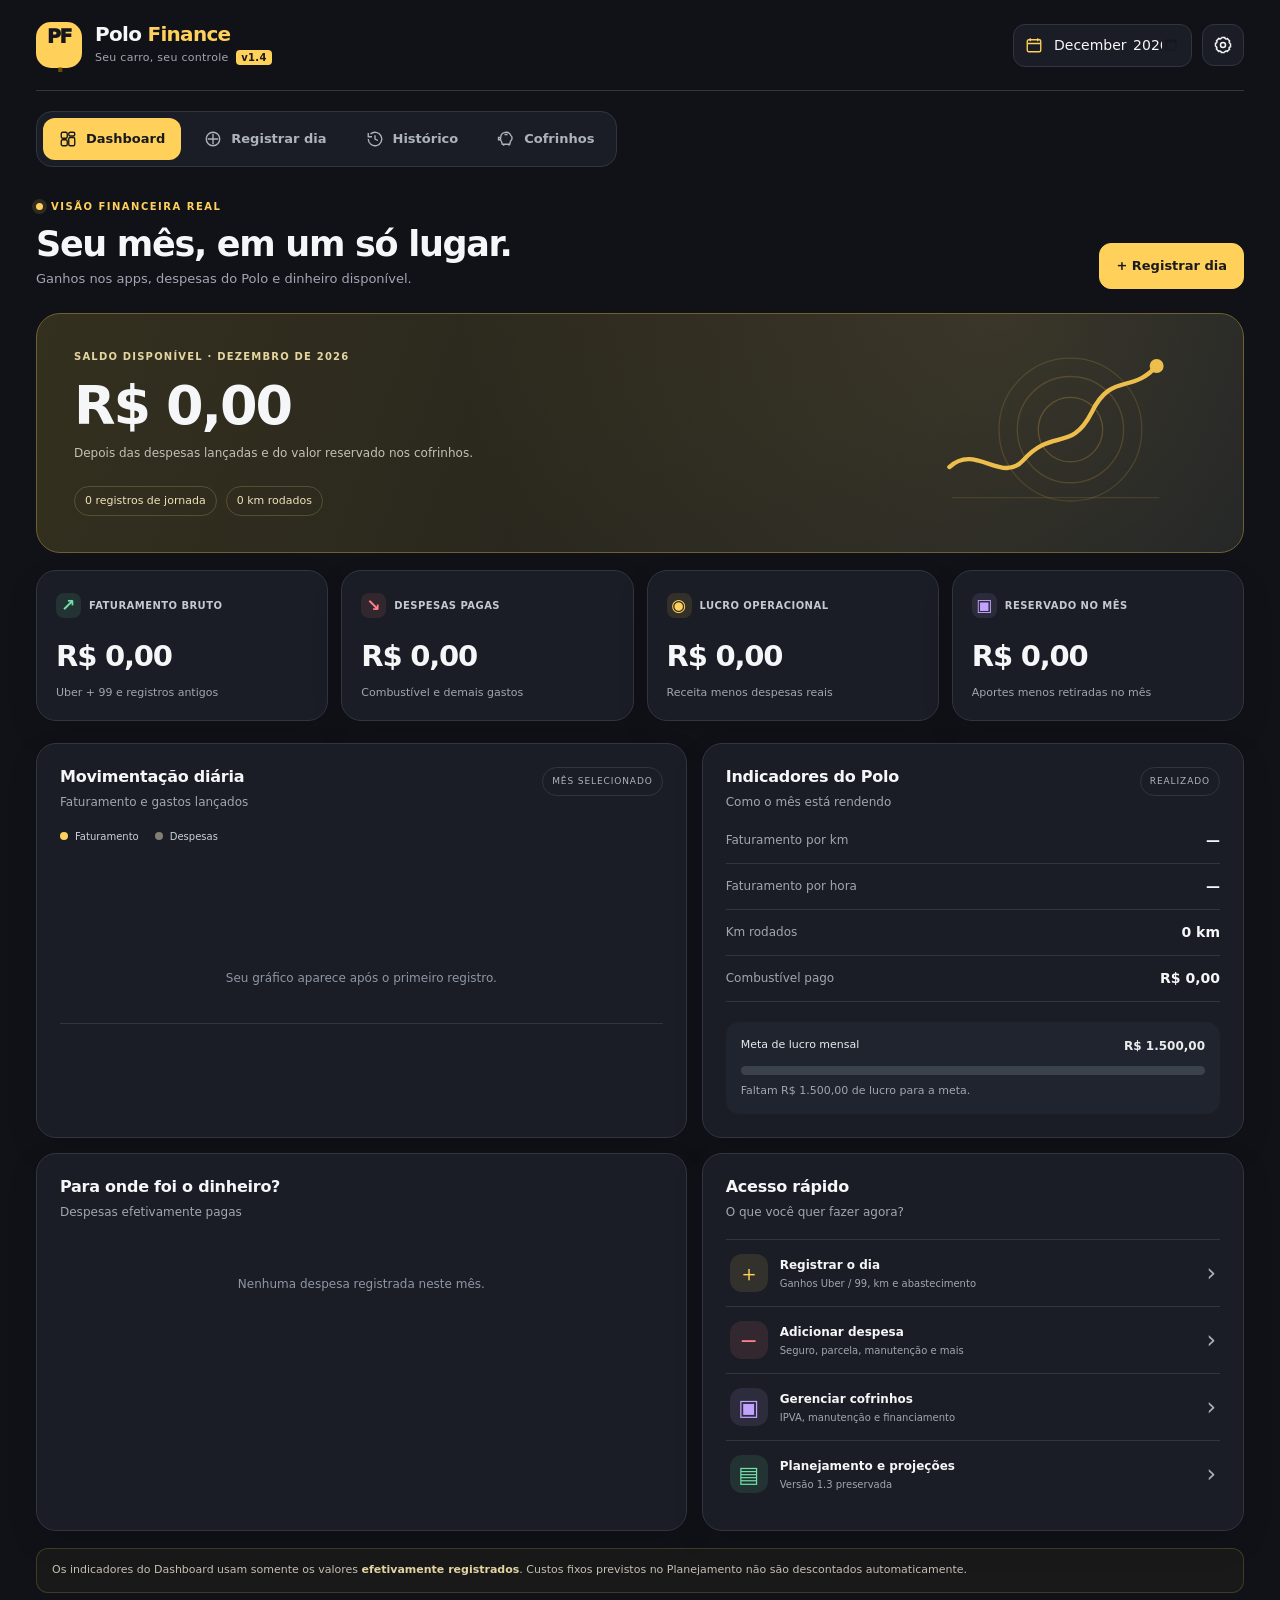
<file: index.html>
<!DOCTYPE html>
<html lang="pt-BR">
<head>
  <meta charset="utf-8">
  <meta name="viewport" content="width=device-width, initial-scale=1, viewport-fit=cover">
  <meta name="theme-color" content="#101218">
  <meta name="apple-mobile-web-app-capable" content="yes">
  <meta name="apple-mobile-web-app-status-bar-style" content="black-translucent">
  <meta name="apple-mobile-web-app-title" content="Polo Finance">
  <meta name="description" content="Seu controle de ganhos, gastos e reservas do Polo, direto do iPhone.">
  <link rel="icon" type="image/png" sizes="192x192" href="./icons/icon-192.png">
  <link rel="apple-touch-icon" href="./icons/apple-touch-icon.png">
  <link rel="manifest" href="./manifest.webmanifest">
  <link rel="stylesheet" href="./styles.css">
  <title>Polo Finance · Meu carro, meu controle</title>
</head>
<body>
  <div class="app-shell">
    <header class="app-header">
      <div class="brand-wrap">
        <div class="brand-mark" aria-hidden="true">PF<span class="brand-dot">.</span></div>
        <div>
          <div class="brand-name">Polo <span>Finance</span></div>
          <div class="brand-subtitle">Seu carro, seu controle <span class="version">v1.4</span></div>
        </div>
      </div>
      <div class="header-right">
        <label class="month-picker" title="Mês de referência">
          <svg viewBox="0 0 24 24" fill="none" stroke="currentColor" stroke-width="1.8" aria-hidden="true"><rect x="3" y="5" width="18" height="16" rx="2"/><path d="M7 3v4M17 3v4M3 10h18"/></svg>
          <input id="monthPicker" type="month" aria-label="Selecionar mês de referência">
        </label>
        <button class="icon-button" id="backupMenuButton" title="Backup e configurações" aria-label="Abrir backup e configurações" aria-controls="toolsPanel" aria-expanded="false">
          <svg viewBox="0 0 24 24" fill="none" stroke="currentColor" stroke-width="1.8" aria-hidden="true"><circle cx="12" cy="12" r="3"/><path d="M19.4 15a1.8 1.8 0 0 0 .36 2l.04.04-2.8 2.8-.04-.04a1.8 1.8 0 0 0-2-.36 1.8 1.8 0 0 0-1 1.6V21h-4v-.06a1.8 1.8 0 0 0-1-1.6 1.8 1.8 0 0 0-2 .36l-.04.04-2.8-2.8.04-.04a1.8 1.8 0 0 0 .36-2 1.8 1.8 0 0 0-1.6-1H3v-4h.06a1.8 1.8 0 0 0 1.6-1 1.8 1.8 0 0 0-.36-2l-.04-.04 2.8-2.8.04.04a1.8 1.8 0 0 0 2 .36 1.8 1.8 0 0 0 1-1.6V3h4v.06a1.8 1.8 0 0 0 1 1.6 1.8 1.8 0 0 0 2-.36l.04-.04 2.8 2.8-.04.04a1.8 1.8 0 0 0-.36 2 1.8 1.8 0 0 0 1.6 1H21v4h-.06a1.8 1.8 0 0 0-1.54 1.1Z"/></svg>
        </button>
      </div>
    </header>

    <aside id="toolsPanel" class="tools-panel" hidden aria-label="Ferramentas e backup">
      <div class="tools-title">Ferramentas</div>
      <p>Os dados ficam salvos neste navegador, neste aparelho. Faça backups regularmente.</p>
      <div class="tools-actions">
        <button type="button" class="button button-soft" id="exportBackupButton">↓ Exportar backup</button>
        <button type="button" class="button button-soft" id="importBackupButton">↑ Restaurar backup</button>
        <input type="file" id="backupFile" accept=".json,application/json" hidden>
        <a class="button button-soft" href="./planejamento.html">▦ Planejamento 1.3</a>
      </div>
      <div class="tools-hint">Aceita backups das versões 1.3 e 1.4. Restaurar substitui os dados atuais deste aparelho.</div>
    </aside>

    <nav class="nav-bar" aria-label="Navegação principal">
      <button class="nav-item active" type="button" data-nav="dashboard" aria-current="page">
        <svg viewBox="0 0 24 24" fill="none" stroke="currentColor" stroke-width="1.8" aria-hidden="true"><rect x="3" y="3" width="8" height="8" rx="2"/><rect x="13" y="3" width="8" height="5" rx="2"/><rect x="13" y="10" width="8" height="11" rx="2"/><rect x="3" y="13" width="8" height="8" rx="2"/></svg>
        <span>Dashboard</span>
      </button>
      <button class="nav-item" type="button" data-nav="registrar">
        <svg viewBox="0 0 24 24" fill="none" stroke="currentColor" stroke-width="1.8" aria-hidden="true"><path d="M12 5v14M5 12h14"/><circle cx="12" cy="12" r="9"/></svg>
        <span>Registrar dia</span>
      </button>
      <button class="nav-item" type="button" data-nav="historico">
        <svg viewBox="0 0 24 24" fill="none" stroke="currentColor" stroke-width="1.8" aria-hidden="true"><path d="M3 12a9 9 0 1 0 3-6.7M3 4v5h5M12 7v5l4 2"/></svg>
        <span>Histórico</span>
      </button>
      <button class="nav-item" type="button" data-nav="cofrinhos">
        <svg viewBox="0 0 24 24" fill="none" stroke="currentColor" stroke-width="1.8" aria-hidden="true"><path d="M5 10a7 7 0 0 1 13.5-2.6A4 4 0 0 1 20 11c0 2-1 3.2-2 4l-1 4H7l-1-3.5A6 6 0 0 1 5 10ZM4 10H2v3h3M16 10h.01"/><path d="M10 6h4M9 19v2M16 19v2"/></svg>
        <span>Cofrinhos</span>
      </button>
    </nav>

    <main class="main-content">
      <section class="view active" id="view-dashboard" aria-labelledby="dashboardTitle">
        <div class="page-heading">
          <div>
            <span class="eyebrow"><span class="live-dot"></span> VISÃO FINANCEIRA REAL</span>
            <h1 id="dashboardTitle">Seu mês, em um só lugar.</h1>
            <p class="lede">Ganhos nos apps, despesas do Polo e dinheiro disponível.</p>
          </div>
          <button type="button" class="button button-primary desktop-action" data-go="registrar">+ Registrar dia</button>
        </div>

        <div class="hero-card">
          <div class="hero-copy">
            <div class="hero-kicker">SALDO DISPONÍVEL · <span id="heroMonth">MÊS ATUAL</span></div>
            <div class="hero-value" id="heroAvailable">R$ 0,00</div>
            <p>Depois das despesas lançadas e do valor reservado nos cofrinhos.</p>
            <div class="hero-chips">
              <span id="heroDays">0 dias registrados</span>
              <span id="heroKm">0 km rodados</span>
            </div>
          </div>
          <div class="hero-graphic" aria-hidden="true">
            <svg viewBox="0 0 310 200" fill="none"><circle cx="175" cy="96" r="82" stroke="currentColor" stroke-opacity=".16" stroke-width="1.5"/><circle cx="175" cy="96" r="61" stroke="currentColor" stroke-opacity=".18" stroke-width="1.5"/><circle cx="175" cy="96" r="37" stroke="currentColor" stroke-opacity=".24" stroke-width="1.5"/><path d="M36 139C66 111 96 159 121 131C154 94 176 122 199 77C221 30 246 55 274 23" stroke="currentColor" stroke-width="5" stroke-linecap="round" stroke-linejoin="round"/><circle cx="274" cy="23" r="8" fill="currentColor"/><path d="M39 174h238" stroke="currentColor" stroke-opacity=".13" stroke-width="1.5"/></svg>
          </div>
        </div>

        <div class="stats-grid">
          <article class="stat-card"><div class="stat-label"><span class="stat-icon green-icon">↗</span> FATURAMENTO BRUTO</div><div class="stat-value" id="statGross">R$ 0,00</div><div class="stat-bottom">Uber + 99 e registros antigos</div></article>
          <article class="stat-card"><div class="stat-label"><span class="stat-icon red-icon">↘</span> DESPESAS PAGAS</div><div class="stat-value" id="statExpenses">R$ 0,00</div><div class="stat-bottom">Combustível e demais gastos</div></article>
          <article class="stat-card"><div class="stat-label"><span class="stat-icon yellow-icon">◉</span> LUCRO OPERACIONAL</div><div class="stat-value" id="statProfit">R$ 0,00</div><div class="stat-bottom">Receita menos despesas reais</div></article>
          <article class="stat-card"><div class="stat-label"><span class="stat-icon violet-icon">▣</span> RESERVADO NO MÊS</div><div class="stat-value" id="statReserved">R$ 0,00</div><div class="stat-bottom">Aportes menos retiradas no mês</div></article>
        </div>

        <div class="content-grid">
          <article class="panel chart-panel">
            <div class="panel-heading"><div><h2>Movimentação diária</h2><p>Faturamento e gastos lançados</p></div><span class="panel-tag">MÊS SELECIONADO</span></div>
            <div class="chart-legend"><span><i class="legend-income"></i> Faturamento</span><span><i class="legend-expense"></i> Despesas</span></div>
            <div class="daily-chart" id="dailyChart"><div class="empty-state">Seu gráfico aparece após o primeiro registro.</div></div>
          </article>
          <article class="panel">
            <div class="panel-heading"><div><h2>Indicadores do Polo</h2><p>Como o mês está rendendo</p></div><span class="panel-tag">REALIZADO</span></div>
            <div class="indicator-list">
              <div><span>Faturamento por km</span><strong id="indicatorPerKm">—</strong></div>
              <div><span>Faturamento por hora</span><strong id="indicatorPerHour">—</strong></div>
              <div><span>Km rodados</span><strong id="indicatorKm">0 km</strong></div>
              <div><span>Combustível pago</span><strong id="indicatorFuel">R$ 0,00</strong></div>
            </div>
            <div class="goal-widget">
              <div class="goal-head"><span>Meta de lucro mensal</span><b id="goalAmount">R$ 0,00</b></div>
              <div class="progress-track"><div id="goalProgress" class="progress-fill"></div></div>
              <p id="goalExplanation">Configure sua meta no planejamento.</p>
            </div>
          </article>
          <article class="panel">
            <div class="panel-heading"><div><h2>Para onde foi o dinheiro?</h2><p>Despesas efetivamente pagas</p></div></div>
            <div id="costBreakdown" class="breakdown-list"><div class="empty-state">Nenhuma despesa registrada neste mês.</div></div>
          </article>
          <article class="panel quick-panel">
            <div class="panel-heading"><div><h2>Acesso rápido</h2><p>O que você quer fazer agora?</p></div></div>
            <button class="quick-action" type="button" data-go="registrar"><span class="quick-icon yellow-icon">＋</span><span><b>Registrar o dia</b><small>Ganhos Uber / 99, km e abastecimento</small></span><span class="arrow">›</span></button>
            <button class="quick-action" type="button" data-go="historico" data-focus="expense"><span class="quick-icon red-icon">−</span><span><b>Adicionar despesa</b><small>Seguro, parcela, manutenção e mais</small></span><span class="arrow">›</span></button>
            <button class="quick-action" type="button" data-go="cofrinhos"><span class="quick-icon violet-icon">▣</span><span><b>Gerenciar cofrinhos</b><small>IPVA, manutenção e financiamento</small></span><span class="arrow">›</span></button>
            <a class="quick-action" href="./planejamento.html"><span class="quick-icon green-icon">▤</span><span><b>Planejamento e projeções</b><small>Versão 1.3 preservada</small></span><span class="arrow">›</span></a>
          </article>
        </div>
        <p class="inline-info">Os indicadores do Dashboard usam somente os valores <strong>efetivamente registrados</strong>. Custos fixos previstos no Planejamento não são descontados automaticamente.</p>
      </section>

      <section class="view" id="view-registrar" aria-labelledby="registerTitle">
        <div class="page-heading"><div><span class="eyebrow"><span class="live-dot"></span> DIÁRIO DE BORDO</span><h1 id="registerTitle">Como foi o seu dia?</h1><p class="lede">Informe os valores reais. Sem hodômetro inicial ou final.</p></div></div>
        <div class="form-layout">
          <form class="panel form-panel" id="dayForm" novalidate>
            <div class="form-section-title"><span class="step-circle">1</span><div><h2>Seu dia de trabalho</h2><p>Ganhos informados antes dos gastos do carro</p></div></div>
            <div class="form-grid">
              <label class="field"><span>Data <em>*</em></span><input type="date" id="dayDate" required></label>
              <label class="field"><span>Período</span><select id="dayPeriod"><option value="Outro">Outro / dia completo</option><option value="Terça • manhã">Terça • manhã</option><option value="Quarta • manhã">Quarta • manhã</option><option value="Quinta • manhã">Quinta • manhã</option><option value="Sexta • manhã">Sexta • manhã</option><option value="Sábado • puxado">Sábado</option><option value="Domingo • extra">Domingo</option></select></label>
              <label class="field"><span>Ganhos Uber (R$)</span><input type="text" id="dayUber" inputmode="decimal" placeholder="0,00" autocomplete="off"></label>
              <label class="field"><span>Ganhos 99 (R$)</span><input type="text" id="day99" inputmode="decimal" placeholder="0,00" autocomplete="off"></label>
              <label class="field"><span>Km rodados reais</span><input type="text" id="dayKm" inputmode="decimal" placeholder="Ex.: 85" autocomplete="off"></label>
              <label class="field"><span>Horas trabalhadas (opcional)</span><input type="text" id="dayHours" inputmode="decimal" placeholder="Ex.: 6,5" autocomplete="off"></label>
              <label class="field"><span>Corridas (opcional)</span><input type="text" id="dayRides" inputmode="numeric" placeholder="Ex.: 12" autocomplete="off"></label>
            </div>
            <div class="section-rule"></div>
            <div class="form-section-title"><span class="step-circle">2</span><div><h2>Abastecimento e custos</h2><p>Entram automaticamente no Histórico e nas despesas</p></div></div>
            <div class="form-grid">
              <label class="field"><span>Valor abastecido (R$)</span><input type="text" id="dayFuel" inputmode="decimal" placeholder="0,00" autocomplete="off"></label>
              <label class="field"><span>Litros abastecidos</span><input type="text" id="dayLiters" inputmode="decimal" placeholder="0,00" autocomplete="off"></label>
              <label class="field"><span>Pedágio / estacionamento (R$)</span><input type="text" id="dayTolls" inputmode="decimal" placeholder="0,00" autocomplete="off"></label>
              <label class="field"><span>Outros gastos (R$)</span><input type="text" id="dayOther" inputmode="decimal" placeholder="0,00" autocomplete="off"></label>
              <label class="field field-wide"><span>Observação (opcional)</span><input type="text" id="dayNote" maxlength="160" placeholder="Ex.: aeroporto, chuva, dinâmica..."></label>
            </div>
            <div class="form-note">Abastecimento é gasto geral do carro, mesmo que você também use o Polo fora dos aplicativos. Lance cada pagamento uma única vez.</div>
            <button class="button button-primary form-submit" id="daySubmitButton" type="submit">✓ Salvar registro do dia</button>
            <button class="button button-soft form-submit" id="cancelDayEdit" type="button" hidden>Cancelar edição</button>
          </form>
          <aside class="side-stack">
            <article class="panel preview-panel"><div class="panel-heading"><div><h2>Resumo do lançamento</h2><p>Atualiza enquanto você digita</p></div></div>
              <div class="preview-total-label">FATURAMENTO BRUTO</div><div class="preview-total" id="previewGross">R$ 0,00</div>
              <div class="preview-row"><span>Despesas deste registro</span><strong id="previewCosts">R$ 0,00</strong></div>
              <div class="preview-row"><span>Saldo do registro</span><strong id="previewProfit">R$ 0,00</strong></div>
              <div class="preview-row"><span>Faturamento por km</span><strong id="previewPerKm">—</strong></div>
              <div class="preview-alert" id="previewAlert">Preencha os valores para visualizar o resumo.</div>
            </article>
            <article class="info-card"><b>Como calculamos?</b><p>Uber + 99 = faturamento bruto. Subtraímos combustível, pedágio e outros gastos que você registrar. Os aportes nos cofrinhos são reservas, e não despesas.</p></article>
          </aside>
        </div>
      </section>

      <section class="view" id="view-historico" aria-labelledby="historyTitle">
        <div class="page-heading"><div><span class="eyebrow"><span class="live-dot"></span> TUDO EM ORDEM</span><h1 id="historyTitle">Seu histórico financeiro.</h1><p class="lede">Jornadas e despesas, sem lançamentos duplicados.</p></div><button class="button button-soft desktop-action" id="historyExportCsv">↓ Exportar CSV</button></div>
        <div class="history-snapshot"><div><span>Faturamento do mês</span><strong id="historyGross">R$ 0,00</strong></div><div><span>Despesas pagas</span><strong id="historyCost">R$ 0,00</strong></div><div><span>Resultado operacional</span><strong id="historyProfit">R$ 0,00</strong></div></div>
        <div class="history-grid">
          <article class="panel">
            <div class="panel-heading"><div><h2>Lançamentos</h2><p>Mais recentes primeiro</p></div><span class="panel-tag" id="historyCount">0 REGISTROS</span></div>
            <div id="historyList" class="history-list"><div class="empty-state">Nenhum lançamento neste mês.</div></div>
            <button type="button" class="button button-soft mobile-export" id="historyExportMobile">↓ Exportar CSV do mês</button>
          </article>
          <form class="panel expense-panel" id="expenseForm" novalidate>
            <div class="panel-heading"><div><h2>Adicionar despesa</h2><p>Pagamentos fora do diário</p></div></div>
            <label class="field"><span>Data <em>*</em></span><input type="date" id="expenseDate" required></label>
            <label class="field"><span>Tipo de despesa</span><select id="expenseCategory"><option value="financiamento">Parcela do financiamento</option><option value="combustivel">Abastecimento avulso</option><option value="manutencao">Manutenção</option><option value="pneus">Pneus</option><option value="seguro">Seguro</option><option value="ipva">IPVA</option><option value="licenciamento">Licenciamento</option><option value="pedagios">Pedágio / estacionamento</option><option value="outros">Outros</option></select></label>
            <label class="field"><span>Valor pago (R$) <em>*</em></span><input type="text" id="expenseAmount" inputmode="decimal" placeholder="Ex.: 240,00" required autocomplete="off"></label>
            <label class="field"><span>Descrição (opcional)</span><input type="text" id="expenseNote" maxlength="160" placeholder="Ex.: troca de óleo"></label>
            <button class="button button-primary form-submit" id="expenseSubmitButton" type="submit">+ Registrar despesa</button>
            <button class="button button-soft form-submit" id="cancelExpenseEdit" type="button" hidden>Cancelar edição</button>
            <p class="form-note">Se já registrou o abastecimento no Diário, ele já está contabilizado: não lance novamente aqui.</p>
          </form>
        </div>
      </section>

      <section class="view" id="view-cofrinhos" aria-labelledby="potsTitle">
        <div class="page-heading"><div><span class="eyebrow"><span class="live-dot"></span> RESERVAS FINANCEIRAS</span><h1 id="potsTitle">Seus cofrinhos.</h1><p class="lede">Organize o dinheiro para o futuro, sem tratá-lo como despesa.</p></div></div>
        <div class="pots-total"><div><div class="pots-total-label">TOTAL GUARDADO EM TODOS OS COFRINHOS</div><div class="pots-total-value" id="potsTotal">R$ 0,00</div><p>Os valores ficam registrados no app; não movimentamos dinheiro de verdade.</p></div><div class="pots-total-icon" aria-hidden="true">▣</div></div>
        <div class="pot-cards" id="potCards"></div>
        <div class="pots-layout">
          <form class="panel expense-panel" id="potForm" novalidate>
            <div class="panel-heading"><div><h2>Movimentar dinheiro</h2><p>Faça um aporte ou retire uma reserva</p></div></div>
            <label class="field"><span>Cofrinho</span><select id="potSelect"><option value="ipva">IPVA + Licenciamento</option><option value="maintenance">Pneus + Manutenção</option><option value="financing">Financiamento</option></select></label>
            <label class="field"><span>Movimento</span><select id="potType"><option value="deposit">Guardar dinheiro (+)</option><option value="withdraw">Retirar dinheiro (−)</option></select></label>
            <label class="field"><span>Data <em>*</em></span><input type="date" id="potDate" required></label>
            <label class="field"><span>Valor (R$) <em>*</em></span><input type="text" id="potAmount" inputmode="decimal" placeholder="0,00" required autocomplete="off"></label>
            <label class="field"><span>Observação (opcional)</span><input type="text" id="potNote" maxlength="160" placeholder="Ex.: reserva da semana"></label>
            <button class="button button-primary form-submit" type="submit">✓ Salvar movimentação</button>
            <p class="form-note">Retirar dinheiro do cofrinho não registra uma despesa automaticamente. Se você usou a reserva para pagar algo, registre o pagamento também em Histórico.</p>
          </form>
          <article class="panel"><div class="panel-heading"><div><h2>Movimentações</h2><p>Aportes e retiradas do mês selecionado</p></div></div><div id="potHistory" class="history-list"><div class="empty-state">Nenhuma movimentação neste mês.</div></div></article>
        </div>
      </section>
    </main>
    <div id="toast" class="toast" role="status" aria-live="polite"></div>
  </div>
  <script src="./app.js" defer></script>
</body>
</html>
</file>
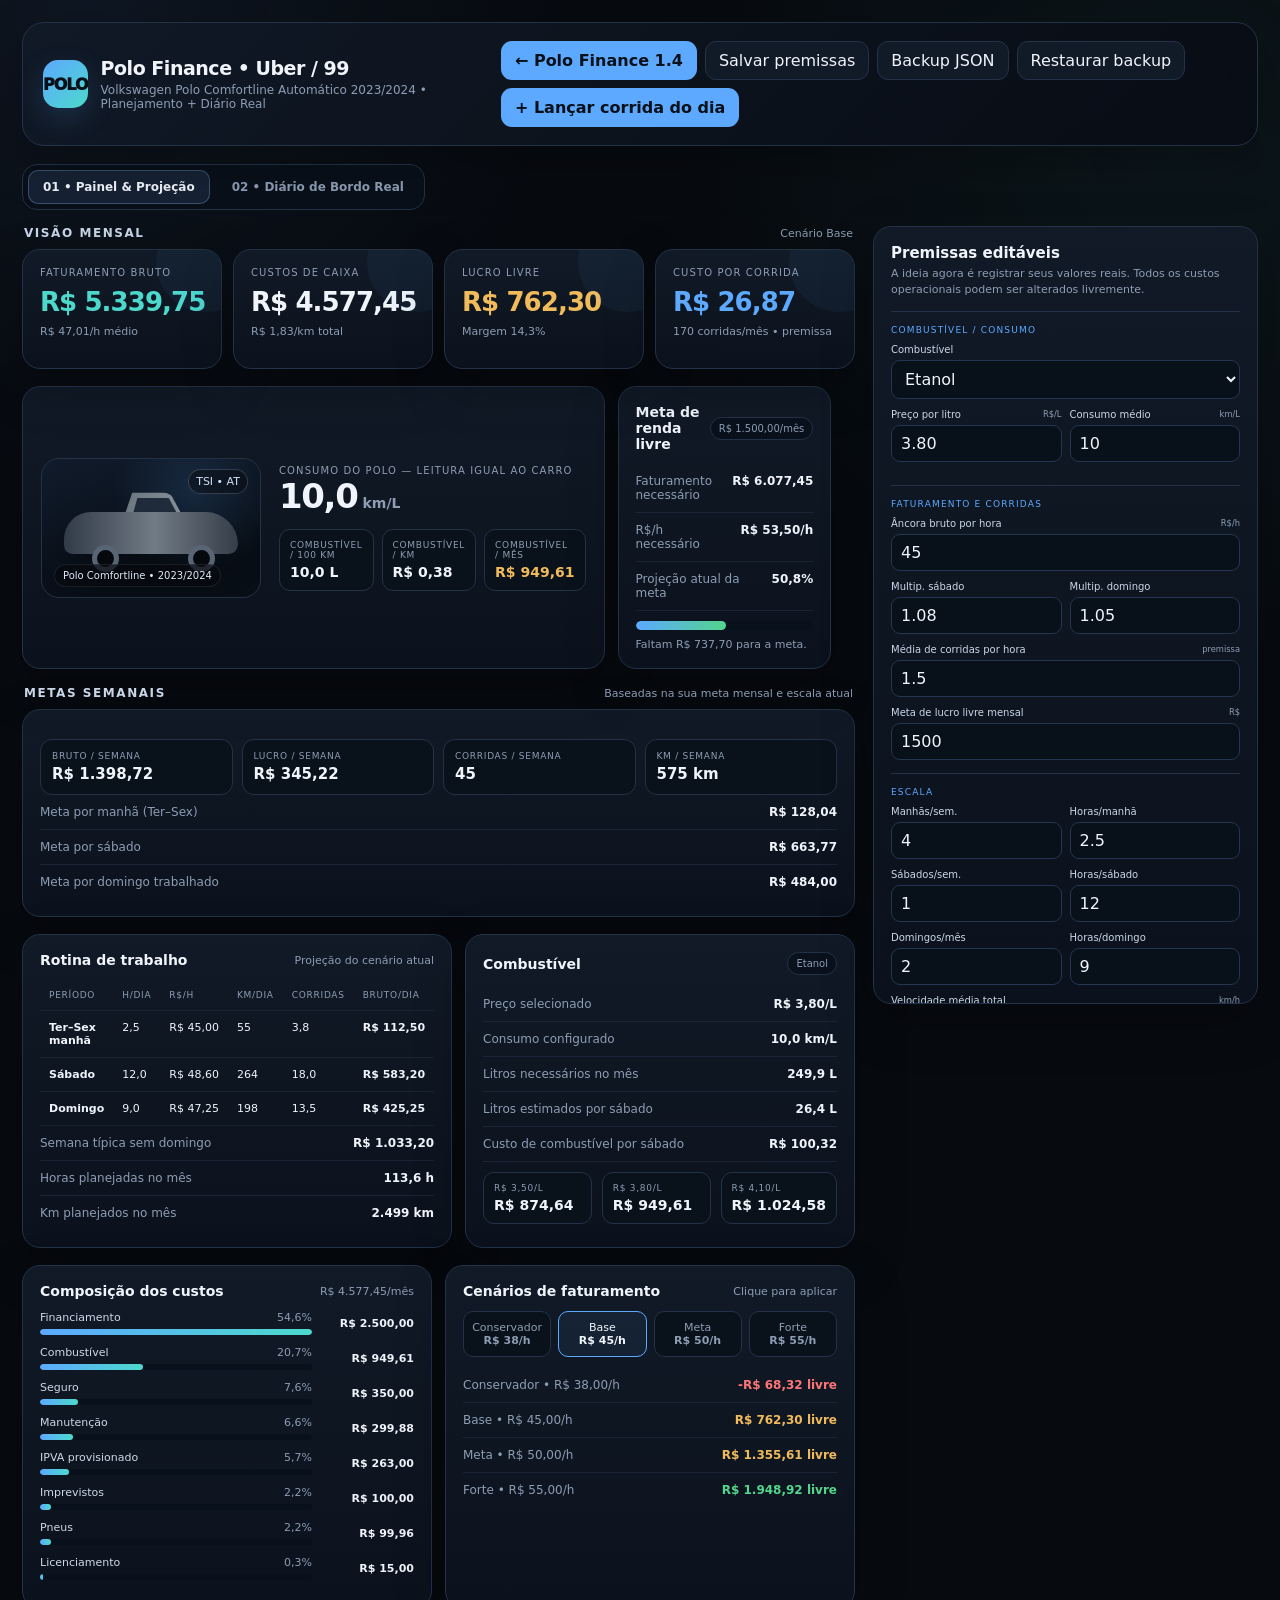
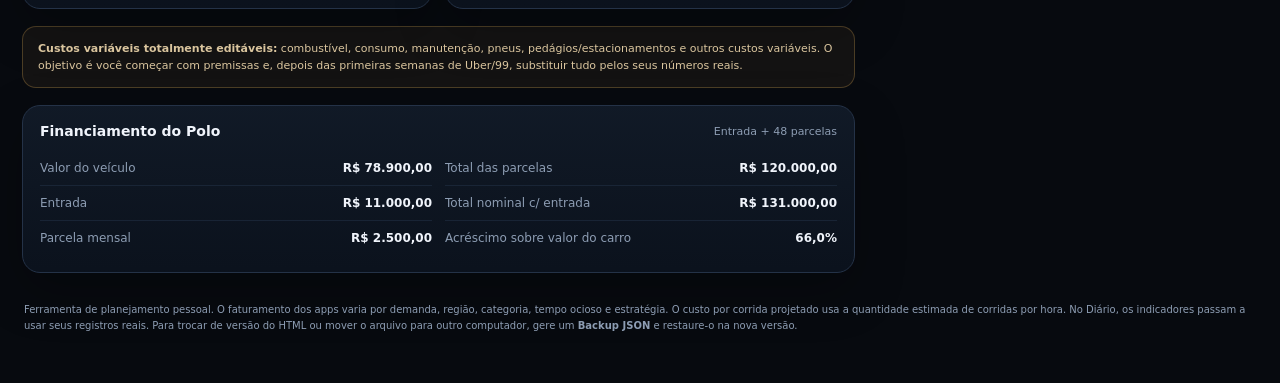
<file: planejamento.html>
<!DOCTYPE html>
<html lang="pt-BR">
<head>
<meta charset="UTF-8">
<meta name="viewport" content="width=device-width, initial-scale=1.0">
<title>Polo Finance • Uber / 99</title>
<style>
:root{
  color-scheme:dark;
  --bg:#070a0f;--panel:#0d131d;--panel2:#111a27;--panel3:#162234;
  --line:#243247;--line2:#38506f;--text:#f0f4fb;--muted:#8d9db3;
  --blue:#5ca9ff;--cyan:#4cd9cc;--green:#53d58c;--amber:#f1bb5b;
  --red:#ff7575;--violet:#ae91ff;--shadow:0 18px 50px rgba(0,0,0,.25);
  --r:18px;
}
*{box-sizing:border-box}
html,body{margin:0;min-height:100%;background:var(--bg);color:var(--text);font-family:Inter,ui-sans-serif,system-ui,-apple-system,BlinkMacSystemFont,"Segoe UI",sans-serif}
body{
  background:
    radial-gradient(circle at 7% 0%,rgba(92,169,255,.08),transparent 30rem),
    radial-gradient(circle at 92% 8%,rgba(76,217,204,.06),transparent 32rem),
    var(--bg);
}
button,input,select{font:inherit}
button{user-select:none}
.shell{max-width:1580px;margin:auto;padding:22px}
.top{
  display:flex;align-items:center;justify-content:space-between;gap:18px;
  padding:18px 20px;border:1px solid var(--line);border-radius:22px;
  background:linear-gradient(135deg,rgba(17,26,39,.96),rgba(8,13,21,.96));
  box-shadow:var(--shadow);position:sticky;top:10px;z-index:30;backdrop-filter:blur(14px)
}
.brand{display:flex;align-items:center;gap:13px;min-width:0}
.logo{
  width:48px;height:48px;border-radius:15px;display:grid;place-items:center;
  background:linear-gradient(135deg,var(--blue),var(--cyan));color:#061018;
  font-weight:950;letter-spacing:-1px;box-shadow:0 10px 28px rgba(92,169,255,.17)
}
.title{font-weight:860;font-size:19px;letter-spacing:-.025em}
.sub{color:var(--muted);font-size:12px;margin-top:4px}
.top-actions{display:flex;gap:8px;flex-wrap:wrap}
.btn{
  border:1px solid var(--line);background:var(--panel2);color:var(--text);
  padding:9px 13px;border-radius:11px;cursor:pointer;transition:.18s ease
}
.btn:hover{border-color:var(--line2);transform:translateY(-1px)}
.btn.primary{background:var(--blue);color:#061018;border-color:transparent;font-weight:850}
.btn.danger{color:#ffc1c1;border-color:rgba(255,117,117,.28);background:rgba(255,117,117,.06)}
.tabs{
  display:flex;gap:7px;margin:18px 0 16px;padding:5px;background:#09101a;
  border:1px solid var(--line);border-radius:15px;width:max-content;max-width:100%;overflow:auto
}
.tab{
  border:0;background:transparent;color:var(--muted);padding:10px 15px;border-radius:10px;
  cursor:pointer;white-space:nowrap;font-size:12px;font-weight:750
}
.tab.active{background:var(--panel3);color:var(--text);box-shadow:inset 0 0 0 1px var(--line2)}
.tab-pane{display:none}.tab-pane.active{display:block}
.layout{display:grid;grid-template-columns:minmax(0,1fr) 385px;gap:18px}
.main{min-width:0}.side{min-width:0}
.card{
  border:1px solid var(--line);border-radius:var(--r);
  background:linear-gradient(180deg,rgba(17,26,39,.98),rgba(11,18,29,.98));
  box-shadow:var(--shadow)
}
.section{margin-bottom:17px}
.section-head{display:flex;justify-content:space-between;align-items:end;gap:10px;margin:0 2px 9px}
.section-head h2{margin:0;font-size:12px;text-transform:uppercase;letter-spacing:.13em;color:#c9d6e8}
.section-head small{color:var(--muted);font-size:11px}
.kpis{display:grid;grid-template-columns:repeat(4,minmax(0,1fr));gap:11px}
.kpi{padding:17px;min-height:120px;position:relative;overflow:hidden}
.kpi:after{content:"";position:absolute;right:-35px;top:-38px;width:100px;height:100px;border-radius:50%;background:rgba(92,169,255,.05)}
.label{font-size:10px;color:var(--muted);text-transform:uppercase;letter-spacing:.11em}
.value{font-size:26px;font-weight:880;letter-spacing:-.035em;margin-top:9px;white-space:nowrap}
.foot{font-size:11px;color:var(--muted);margin-top:8px}
.good{color:var(--green)!important}.warn{color:var(--amber)!important}.bad{color:var(--red)!important}.cyan{color:var(--cyan)!important}.blue{color:var(--blue)!important}
.grid2{display:grid;grid-template-columns:1fr 1fr;gap:13px}
.grid3{display:grid;grid-template-columns:repeat(3,1fr);gap:10px}
.panel{padding:17px}
.panel-title{display:flex;justify-content:space-between;gap:10px;align-items:center;margin-bottom:12px}
.panel-title h3{margin:0;font-size:14px}.panel-title small{color:var(--muted);font-size:11px}
.line{display:flex;justify-content:space-between;gap:14px;padding:10px 0;border-bottom:1px solid rgba(36,50,71,.55);font-size:12px}
.line:last-child{border-bottom:0}.line span:first-child{color:var(--muted)}.line strong{font-variant-numeric:tabular-nums;text-align:right}
.pill{display:inline-flex;align-items:center;padding:5px 8px;border:1px solid var(--line);border-radius:999px;background:#09111c;color:var(--muted);font-size:10px}
.hero-grid{display:grid;grid-template-columns:1.1fr .9fr;gap:13px}
.vehicle-card{padding:18px;display:grid;grid-template-columns:220px 1fr;gap:18px;align-items:center}
.vehicle-visual{
  height:140px;border:1px solid var(--line);border-radius:18px;position:relative;overflow:hidden;
  background:
    radial-gradient(circle at 70% 25%,rgba(92,169,255,.14),transparent 45%),
    linear-gradient(160deg,#101b2b,#080e16 70%)
}
.car-shape{position:absolute;left:22px;right:22px;top:53px;height:42px;border-radius:42px 50px 15px 13px;background:linear-gradient(90deg,#313a47,#717b86 52%,#343d48);box-shadow:0 13px 28px rgba(0,0,0,.28)}
.car-roof{position:absolute;left:58px;top:32px;width:92px;height:43px;border-radius:52px 52px 7px 7px;background:linear-gradient(135deg,#5d6874,#9aa4ad);clip-path:polygon(20% 100%,35% 5%,76% 5%,100% 100%)}
.car-window{position:absolute;left:80px;top:39px;width:62px;height:29px;background:#172333;clip-path:polygon(12% 100%,25% 0,75% 0,100% 100%);opacity:.9}
.wheel{position:absolute;bottom:25px;width:27px;height:27px;border-radius:50%;background:#05080d;border:5px solid #596574}.w1{left:50px}.w2{right:45px}
.vw-mark{position:absolute;right:12px;top:10px;font-size:11px;color:#cfe1f5;border:1px solid rgba(207,225,245,.2);padding:5px 7px;border-radius:999px;background:rgba(7,10,15,.45)}
.vehicle-name{position:absolute;left:12px;bottom:10px;font-size:10px;color:#dfe9f5;padding:5px 8px;border:1px solid rgba(255,255,255,.08);border-radius:999px;background:rgba(7,10,15,.68)}
.eff-main .big{font-size:34px;font-weight:900;letter-spacing:-.04em}.eff-main .unit{font-size:14px;color:var(--muted);font-weight:650}
.eff-bars{display:grid;grid-template-columns:repeat(3,1fr);gap:8px;margin-top:13px}
.mini{padding:10px;background:#09111b;border:1px solid var(--line);border-radius:11px}
.mini .t{font-size:9px;color:var(--muted);text-transform:uppercase;letter-spacing:.08em}.mini .v{font-size:14px;font-weight:800;margin-top:4px}
.goal-box{padding:17px}
.goal-progress{height:9px;background:#08101b;border-radius:999px;overflow:hidden;margin:10px 0 6px}
.goal-fill{height:100%;background:linear-gradient(90deg,var(--blue),var(--green));width:0%;border-radius:999px;transition:.25s}
.week-targets{display:grid;grid-template-columns:repeat(4,1fr);gap:9px;margin-top:12px}
.target{padding:11px;background:#09111b;border:1px solid var(--line);border-radius:12px}
.target .t{font-size:9px;color:var(--muted);text-transform:uppercase;letter-spacing:.08em}.target .v{font-size:15px;font-weight:820;margin-top:4px}
.schedule{display:grid;grid-template-columns:1.25fr repeat(5,.7fr)}
.schedule>div{padding:10px 9px;border-bottom:1px solid rgba(36,50,71,.5);font-size:11px}
.schedule .head{color:var(--muted);font-size:9px;text-transform:uppercase;letter-spacing:.08em}
.schedule .em{font-weight:750}
.cost-row{display:grid;grid-template-columns:1fr 92px;gap:10px;align-items:center;margin:11px 0}
.cost-name{display:flex;justify-content:space-between;gap:8px;font-size:11px}.cost-name span:first-child{color:#ced9e8}.cost-name span:last-child{color:var(--muted)}
.track{height:6px;background:#08101b;border-radius:999px;overflow:hidden;margin-top:5px}.fill{height:100%;border-radius:999px;background:linear-gradient(90deg,var(--blue),var(--cyan));min-width:2px}
.cost-value{text-align:right;font-size:11px;font-weight:750}
.scenarios{display:grid;grid-template-columns:repeat(4,1fr);gap:7px;margin-bottom:11px}
.scenario{border:1px solid var(--line);background:#09111b;color:var(--muted);padding:9px 6px;border-radius:10px;cursor:pointer;font-size:11px}
.scenario.active{border-color:var(--blue);color:var(--text);background:rgba(92,169,255,.07)}
.notice{padding:13px 15px;border:1px solid rgba(241,187,91,.25);background:rgba(241,187,91,.055);border-radius:14px;color:#dac59e;font-size:11px;line-height:1.55}
.editor{padding:17px;position:sticky;top:105px;max-height:calc(100vh - 122px);overflow:auto}
.editor::-webkit-scrollbar{width:8px}.editor::-webkit-scrollbar-thumb{background:#243550;border-radius:10px}
.editor h3{margin:0 0 4px;font-size:15px}.editor-intro{margin:0;color:var(--muted);font-size:11px;line-height:1.45}
.group{border-top:1px solid var(--line);padding-top:13px;margin-top:13px}.group-title{font-size:9px;text-transform:uppercase;letter-spacing:.13em;color:var(--blue);margin-bottom:9px}
.field{margin-bottom:10px}.field label{display:flex;justify-content:space-between;gap:8px;color:#cbd7e8;font-size:10px;margin-bottom:5px}.field label small{color:var(--muted)}
.field input,.field select{width:100%;background:#08101a;border:1px solid #253650;color:var(--text);border-radius:9px;padding:8px 9px;outline:none}
.field input:focus,.field select:focus{border-color:var(--blue);box-shadow:0 0 0 3px rgba(92,169,255,.06)}
.inline{display:grid;grid-template-columns:1fr 1fr;gap:8px}
.diary-wrap{display:grid;grid-template-columns:365px minmax(0,1fr);gap:14px}
.diary-form{padding:17px}
.diary-summary{display:grid;grid-template-columns:repeat(4,1fr);gap:10px;margin-bottom:12px}
.table-wrap{overflow:auto;border:1px solid var(--line);border-radius:14px}
table{width:100%;border-collapse:collapse;min-width:1080px;background:#0a111b}
th,td{padding:10px 9px;border-bottom:1px solid var(--line);font-size:10px;text-align:right}
th{position:sticky;top:0;background:#111a27;color:var(--muted);text-transform:uppercase;letter-spacing:.07em;font-size:9px}
th:first-child,td:first-child,th:nth-child(2),td:nth-child(2){text-align:left}
tr:last-child td{border-bottom:0}
.icon-btn{border:1px solid var(--line);background:#101927;color:var(--muted);border-radius:8px;padding:5px 8px;cursor:pointer}
.icon-btn:hover{color:#fff}
.compare{display:grid;grid-template-columns:repeat(4,1fr);gap:10px}
.compare-card{padding:13px;background:#09111b;border:1px solid var(--line);border-radius:12px}
.compare-card .t{font-size:9px;color:var(--muted);text-transform:uppercase}.compare-card .v{font-size:18px;font-weight:850;margin-top:5px}.compare-card .s{font-size:10px;color:var(--muted);margin-top:4px}
.empty{text-align:center;padding:28px;color:var(--muted);font-size:11px}
.footer{padding:12px 2px 28px;color:var(--muted);font-size:10px;line-height:1.55}
@media(max-width:1200px){.layout{grid-template-columns:1fr}.editor{position:static;max-height:none}.kpis{grid-template-columns:repeat(2,1fr)}}
@media(max-width:900px){.hero-grid,.grid2,.diary-wrap{grid-template-columns:1fr}.vehicle-card{grid-template-columns:1fr}.diary-summary{grid-template-columns:repeat(2,1fr)}.week-targets{grid-template-columns:repeat(2,1fr)}.compare{grid-template-columns:repeat(2,1fr)}}
@media(max-width:650px){
 .shell{padding:10px}.top{position:static;align-items:flex-start;flex-direction:column}.kpis,.grid3{grid-template-columns:1fr}
 .scenarios{grid-template-columns:repeat(2,1fr)}.schedule{grid-template-columns:1.25fr repeat(2,.8fr)}
 .schedule .mob-hide{display:none}.value{font-size:23px}.week-targets,.diary-summary,.compare{grid-template-columns:1fr 1fr}
}
</style>
</head>
<body>
<div class="shell">
  <header class="top">
    <div class="brand">
      <div class="logo">POLO</div>
      <div>
        <div class="title">Polo Finance • Uber / 99</div>
        <div class="sub">Volkswagen Polo Comfortline Automático 2023/2024 • Planejamento + Diário Real</div>
      </div>
    </div>
    <div class="top-actions">
      <a class="btn primary" href="./index.html" style="text-decoration:none">← Polo Finance 1.4</a>
      <button class="btn" onclick="saveSettings()">Salvar premissas</button>
      <button class="btn" onclick="exportBackup()">Backup JSON</button>
      <button class="btn" onclick="document.getElementById('backupFile').click()">Restaurar backup</button>
      <input id="backupFile" type="file" accept=".json,application/json" style="display:none" onchange="importBackup(event)">
      <button class="btn primary" onclick="showTab('diario')">+ Lançar corrida do dia</button>
    </div>
  </header>

  <nav class="tabs">
    <button class="tab active" data-tab="painel" onclick="showTab('painel')">01 • Painel & Projeção</button>
    <button class="tab" data-tab="diario" onclick="showTab('diario')">02 • Diário de Bordo Real</button>
  </nav>

  <section id="painel" class="tab-pane active">
    <div class="layout">
      <main class="main">
        <section class="section">
          <div class="section-head"><h2>Visão mensal</h2><small id="scenarioLabel">Cenário Base</small></div>
          <div class="kpis">
            <article class="card kpi"><div class="label">Faturamento bruto</div><div class="value cyan" id="gross">R$ 0</div><div class="foot" id="grossHour">R$ 0/h médio</div></article>
            <article class="card kpi"><div class="label">Custos de caixa</div><div class="value" id="costTotal">R$ 0</div><div class="foot" id="costKm">R$ 0/km</div></article>
            <article class="card kpi"><div class="label">Lucro livre</div><div class="value" id="cashProfit">R$ 0</div><div class="foot" id="margin">Margem 0%</div></article>
            <article class="card kpi"><div class="label">Custo por corrida</div><div class="value blue" id="costRide">R$ 0</div><div class="foot" id="ridesMonth">0 corridas/mês</div></article>
          </div>
        </section>

        <section class="section hero-grid">
          <article class="card vehicle-card">
            <div class="vehicle-visual">
              <div class="car-roof"></div><div class="car-window"></div><div class="car-shape"></div>
              <div class="wheel w1"></div><div class="wheel w2"></div>
              <div class="vw-mark">TSI • AT</div><div class="vehicle-name">Polo Comfortline • 2023/2024</div>
            </div>
            <div class="eff-main">
              <div class="label">Consumo do Polo — leitura igual ao carro</div>
              <div><span class="big" id="effKmL">10,0</span> <span class="unit">km/L</span></div>
              <div class="eff-bars">
                <div class="mini"><div class="t">Combustível / 100 km</div><div class="v" id="liters100">10,0 L</div></div>
                <div class="mini"><div class="t">Combustível / km</div><div class="v" id="fuelPerKm">R$ 0,38</div></div>
                <div class="mini"><div class="t">Combustível / mês</div><div class="v warn" id="fuelMonth">R$ 0</div></div>
              </div>
            </div>
          </article>

          <article class="card goal-box">
            <div class="panel-title"><h3>Meta de renda livre</h3><span class="pill" id="goalPill">R$ 1.500/mês</span></div>
            <div class="line"><span>Faturamento necessário</span><strong id="goalGross">R$ 0</strong></div>
            <div class="line"><span>R$/h necessário</span><strong id="goalRate">R$ 0/h</strong></div>
            <div class="line"><span>Projeção atual da meta</span><strong id="goalStatus">0%</strong></div>
            <div class="goal-progress"><div class="goal-fill" id="goalFill"></div></div>
            <div class="foot" id="goalGap">Faltam R$ 0 para a meta.</div>
          </article>
        </section>

        <section class="section">
          <div class="section-head"><h2>Metas semanais</h2><small>Baseadas na sua meta mensal e escala atual</small></div>
          <article class="card panel">
            <div class="week-targets">
              <div class="target"><div class="t">Bruto / semana</div><div class="v" id="weeklyGrossGoal">R$ 0</div></div>
              <div class="target"><div class="t">Lucro / semana</div><div class="v" id="weeklyProfitGoal">R$ 0</div></div>
              <div class="target"><div class="t">Corridas / semana</div><div class="v" id="weeklyRidesGoal">0</div></div>
              <div class="target"><div class="t">Km / semana</div><div class="v" id="weeklyKmGoal">0</div></div>
            </div>
            <div class="line"><span>Meta por manhã (Ter–Sex)</span><strong id="goalMorning">R$ 0</strong></div>
            <div class="line"><span>Meta por sábado</span><strong id="goalSat">R$ 0</strong></div>
            <div class="line"><span>Meta por domingo trabalhado</span><strong id="goalSun">R$ 0</strong></div>
          </article>
        </section>

        <section class="section grid2">
          <article class="card panel">
            <div class="panel-title"><h3>Rotina de trabalho</h3><small>Projeção do cenário atual</small></div>
            <div class="schedule">
              <div class="head">Período</div><div class="head">h/dia</div><div class="head">R$/h</div><div class="head mob-hide">km/dia</div><div class="head mob-hide">corridas</div><div class="head mob-hide">bruto/dia</div>
              <div class="em">Ter–Sex manhã</div><div id="mHours"></div><div id="mRate"></div><div class="mob-hide" id="mKm"></div><div class="mob-hide" id="mRides"></div><div class="mob-hide em" id="mGross"></div>
              <div class="em">Sábado</div><div id="sHours"></div><div id="sRate"></div><div class="mob-hide" id="sKm"></div><div class="mob-hide" id="sRides"></div><div class="mob-hide em" id="sGross"></div>
              <div class="em">Domingo</div><div id="dHours"></div><div id="dRate"></div><div class="mob-hide" id="dKm"></div><div class="mob-hide" id="dRides"></div><div class="mob-hide em" id="dGross"></div>
            </div>
            <div class="line"><span>Semana típica sem domingo</span><strong id="weekGross">R$ 0</strong></div>
            <div class="line"><span>Horas planejadas no mês</span><strong id="monthHours">0h</strong></div>
            <div class="line"><span>Km planejados no mês</span><strong id="monthKm">0 km</strong></div>
          </article>

          <article class="card panel">
            <div class="panel-title"><h3>Combustível</h3><span class="pill" id="fuelTypePill">Etanol</span></div>
            <div class="line"><span>Preço selecionado</span><strong id="fuelPriceView">R$ 3,80/L</strong></div>
            <div class="line"><span>Consumo configurado</span><strong id="consumptionView">10,0 km/L</strong></div>
            <div class="line"><span>Litros necessários no mês</span><strong id="litersMonth">0 L</strong></div>
            <div class="line"><span>Litros estimados por sábado</span><strong id="satLiters">0 L</strong></div>
            <div class="line"><span>Custo de combustível por sábado</span><strong id="satFuelCost">R$ 0</strong></div>
            <div class="grid3" style="margin-top:10px">
              <div class="mini"><div class="t">R$ 3,50/L</div><div class="v" id="f350">R$ 0</div></div>
              <div class="mini"><div class="t">R$ 3,80/L</div><div class="v" id="f380">R$ 0</div></div>
              <div class="mini"><div class="t">R$ 4,10/L</div><div class="v" id="f410">R$ 0</div></div>
            </div>
          </article>
        </section>

        <section class="section grid2">
          <article class="card panel">
            <div class="panel-title"><h3>Composição dos custos</h3><small id="totalCostSmall"></small></div>
            <div id="costList"></div>
          </article>
          <article class="card panel">
            <div class="panel-title"><h3>Cenários de faturamento</h3><small>Clique para aplicar</small></div>
            <div class="scenarios">
              <button class="scenario" data-scenario="Conservador" onclick="applyScenario('Conservador')">Conservador<br><b>R$ 38/h</b></button>
              <button class="scenario active" data-scenario="Base" onclick="applyScenario('Base')">Base<br><b>R$ 45/h</b></button>
              <button class="scenario" data-scenario="Meta" onclick="applyScenario('Meta')">Meta<br><b>R$ 50/h</b></button>
              <button class="scenario" data-scenario="Forte" onclick="applyScenario('Forte')">Forte<br><b>R$ 55/h</b></button>
            </div>
            <div id="scenarioRows"></div>
          </article>
        </section>

        <section class="section">
          <article class="notice">
            <b>Custos variáveis totalmente editáveis:</b> combustível, consumo, manutenção, pneus, pedágios/estacionamentos e outros custos variáveis.
            O objetivo é você começar com premissas e, depois das primeiras semanas de Uber/99, substituir tudo pelos seus números reais.
          </article>
        </section>

        <section class="section">
          <article class="card panel">
            <div class="panel-title"><h3>Financiamento do Polo</h3><small>Entrada + 48 parcelas</small></div>
            <div class="grid2">
              <div>
                <div class="line"><span>Valor do veículo</span><strong id="carView"></strong></div>
                <div class="line"><span>Entrada</span><strong id="downView"></strong></div>
                <div class="line"><span>Parcela mensal</span><strong id="regularView"></strong></div>
              </div>
              <div>
                <div class="line"><span>Total das parcelas</span><strong id="installmentsTotal"></strong></div>
                <div class="line"><span>Total nominal c/ entrada</span><strong id="finTotal"></strong></div>
                <div class="line"><span>Acréscimo sobre valor do carro</span><strong id="finPct"></strong></div>
              </div>
            </div>
          </article>
        </section>
      </main>

      <aside class="side">
        <section class="card editor">
          <h3>Premissas editáveis</h3>
          <p class="editor-intro">A ideia agora é registrar seus valores reais. Todos os custos operacionais podem ser alterados livremente.</p>

          <div class="group"><div class="group-title">Combustível / consumo</div>
            <div class="field"><label><span>Combustível</span></label>
              <select id="fuelType"><option value="Etanol" selected>Etanol</option><option value="Gasolina">Gasolina</option></select>
            </div>
            <div class="inline">
              <div class="field"><label><span>Preço por litro</span><small>R$/L</small></label><input id="fuelPrice" type="number" value="3.80" step="0.01" min="0"></div>
              <div class="field"><label><span>Consumo médio</span><small>km/L</small></label><input id="kmPerLiter" type="number" value="10" step="0.1" min="1"></div>
            </div>
          </div>

          <div class="group"><div class="group-title">Faturamento e corridas</div>
            <div class="field"><label><span>Âncora bruto por hora</span><small>R$/h</small></label><input id="baseRate" type="number" value="45" step="1" min="0"></div>
            <div class="inline">
              <div class="field"><label><span>Multip. sábado</span></label><input id="satMult" type="number" value="1.08" step="0.01" min="0"></div>
              <div class="field"><label><span>Multip. domingo</span></label><input id="sunMult" type="number" value="1.05" step="0.01" min="0"></div>
            </div>
            <div class="field"><label><span>Média de corridas por hora</span><small>premissa</small></label><input id="ridesHour" type="number" value="1.5" step="0.1" min="0.1"></div>
            <div class="field"><label><span>Meta de lucro livre mensal</span><small>R$</small></label><input id="profitGoal" type="number" value="1500" step="100" min="0"></div>
          </div>

          <div class="group"><div class="group-title">Escala</div>
            <div class="inline">
              <div class="field"><label><span>Manhãs/sem.</span></label><input id="morningSessions" type="number" value="4" step="1" min="0"></div>
              <div class="field"><label><span>Horas/manhã</span></label><input id="morningHoursInput" type="number" value="2.5" step="0.5" min="0"></div>
            </div>
            <div class="inline">
              <div class="field"><label><span>Sábados/sem.</span></label><input id="satSessions" type="number" value="1" step="1" min="0"></div>
              <div class="field"><label><span>Horas/sábado</span></label><input id="satHoursInput" type="number" value="12" step="0.5" min="0"></div>
            </div>
            <div class="inline">
              <div class="field"><label><span>Domingos/mês</span></label><input id="sunSessionsMonth" type="number" value="2" step="1" min="0"></div>
              <div class="field"><label><span>Horas/domingo</span></label><input id="sunHoursInput" type="number" value="9" step="0.5" min="0"></div>
            </div>
            <div class="field"><label><span>Velocidade média total</span><small>km/h</small></label><input id="avgSpeed" type="number" value="22" step="1" min="1"></div>
          </div>

          <div class="group"><div class="group-title">Custos fixos</div>
            <div class="field"><label><span>Parcela financiamento</span><small>R$/mês</small></label><input id="regularPayment" type="number" value="2500" step="0.01" min="0"></div>
            <div class="field"><label><span>Seguro</span><small>R$/mês</small></label><input id="insurance" type="number" value="350" step="10" min="0"></div>
            <div class="field"><label><span>IPVA anual</span><small>% do carro</small></label><input id="ipvaPct" type="number" value="4" step="0.1" min="0"></div>
            <div class="field"><label><span>Licenciamento anual</span><small>R$</small></label><input id="licenseAnnual" type="number" value="180" step="10" min="0"></div>
            <div class="field"><label><span>Reserva imprevistos</span><small>R$/mês</small></label><input id="unexpected" type="number" value="100" step="10" min="0"></div>
            <div class="field"><label><span>Outros custos fixos</span><small>R$/mês</small></label><input id="otherFixed" type="number" value="0" step="10" min="0"></div>
          </div>

          <div class="group"><div class="group-title">Custos variáveis</div>
            <div class="inline">
              <div class="field"><label><span>Manutenção</span><small>R$/km</small></label><input id="maintenanceKm" type="number" value="0.12" step="0.01" min="0"></div>
              <div class="field"><label><span>Pneus</span><small>R$/km</small></label><input id="tiresKm" type="number" value="0.04" step="0.01" min="0"></div>
            </div>
            <div class="field"><label><span>Pedágio / estacionamento</span><small>R$/mês</small></label><input id="tollsMonth" type="number" value="0" step="10" min="0"></div>
            <div class="field"><label><span>Outros custos variáveis</span><small>R$/mês</small></label><input id="otherVariable" type="number" value="0" step="10" min="0"></div>
          </div>

          <div class="group"><div class="group-title">Veículo / financiamento</div>
            <div class="field"><label><span>Valor do Polo</span><small>R$ • confirme</small></label><input id="carPrice" type="number" value="78900" step="100" min="0"></div>
            <div class="field"><label><span>Entrada paga</span><small>R$</small></label><input id="downPayment" type="number" value="11000" step="100" min="0"></div>
            <div class="field"><label><span>Quantidade de parcelas</span></label><input id="installments" type="number" value="48" step="1" min="1"></div>
            <div class="field"><label><span>Depreciação econômica</span><small>%/mês</small></label><input id="depreciationPct" type="number" value="0.7" step="0.1" min="0"></div>
          </div>

          <button class="btn" style="width:100%;margin-top:10px" onclick="resetSettings()">Restaurar valores padrão</button>
        </section>
      </aside>
    </div>
  </section>

  <section id="diario" class="tab-pane">
    <div class="section-head"><h2>Diário de bordo real</h2><small>Comece a alimentar assim que iniciar as corridas</small></div>

    <div class="diary-summary">
      <article class="card kpi"><div class="label">Bruto realizado</div><div class="value cyan" id="realGross">R$ 0</div><div class="foot" id="realDays">0 dias lançados</div></article>
      <article class="card kpi"><div class="label">Saldo operacional</div><div class="value" id="realOperational">R$ 0</div><div class="foot">Após combustível e variáveis</div></article>
      <article class="card kpi"><div class="label">Resultado após fixos</div><div class="value" id="realAfterFixed">R$ 0</div><div class="foot">Resultado mensal efetivo</div></article>
      <article class="card kpi"><div class="label">Custo real / corrida</div><div class="value blue" id="realCostRide">R$ 0</div><div class="foot" id="realRides">0 corridas lançadas</div></article>
    </div>

    <section class="section card panel">
      <div class="panel-title"><h3>Realizado x projeção</h3><small id="diaryMonthLabel"></small></div>
      <div class="compare">
        <div class="compare-card"><div class="t">Meta bruto mensal</div><div class="v" id="compareGoalGross">R$ 0</div><div class="s" id="compareGrossPct">0% atingido</div></div>
        <div class="compare-card"><div class="t">R$/h real</div><div class="v" id="realPerHour">R$ 0</div><div class="s" id="projectedPerHour">Projeção: R$ 0/h</div></div>
        <div class="compare-card"><div class="t">Custo real / km</div><div class="v" id="realPerKm">R$ 0</div><div class="s" id="projectedPerKm">Projeção: R$ 0/km</div></div>
        <div class="compare-card"><div class="t">Consumo acompanhado</div><div class="v" id="realConsumption">—</div><div class="s">km/L com litros lançados</div></div>
      </div>
      <div class="goal-progress"><div class="goal-fill" id="realGoalFill"></div></div>
    </section>

    <div class="diary-wrap">
      <section class="card diary-form">
        <div class="panel-title"><h3>Lançar dia trabalhado</h3><span class="pill">Real</span></div>
        <div class="field"><label><span>Mês visualizado</span></label><input id="filterMonth" type="month"></div>
        <div class="field"><label><span>Data</span></label><input id="dDate" type="date"></div>
        <div class="field"><label><span>Período</span></label>
          <select id="dPeriod">
            <option>Terça • manhã</option><option>Quarta • manhã</option><option>Quinta • manhã</option><option>Sexta • manhã</option>
            <option>Sábado • puxado</option><option>Domingo • extra</option><option>Outro</option>
          </select>
        </div>
        <div class="inline">
          <div class="field"><label><span>Horas trabalhadas</span></label><input id="diaryHoursInput" type="text" inputmode="decimal" placeholder="2,5"></div>
          <div class="field"><label><span>Corridas</span></label><input id="diaryRidesInput" type="text" inputmode="numeric" placeholder="4"></div>
        </div>
        <div class="field"><label><span>Faturamento bruto nos apps</span><small>R$</small></label><input id="diaryGrossInput" type="text" inputmode="decimal" placeholder="Ex.: 125,00"></div>
        <div class="inline">
          <div class="field"><label><span>Km rodados</span></label><input id="diaryKmInput" type="text" inputmode="decimal" placeholder="60"></div>
          <div class="field"><label><span>Litros abastecidos</span></label><input id="diaryLitersInput" type="text" inputmode="decimal" placeholder="6,0"></div>
        </div>
        <div class="field"><label><span>Valor abastecido</span><small>R$</small></label><input id="diaryFuelCostInput" type="text" inputmode="decimal" placeholder="22,80"></div>
        <div class="inline">
          <div class="field"><label><span>Pedágio / estacionamento</span><small>R$</small></label><input id="diaryTollsInput" type="text" inputmode="decimal" value="0"></div>
          <div class="field"><label><span>Outros variáveis</span><small>R$</small></label><input id="diaryOtherVariableInput" type="text" inputmode="decimal" value="0"></div>
        </div>
        <div class="field"><label><span>Observação</span><small>opcional</small></label><input id="dNote" type="text" placeholder="Ex.: chuva / dinâmica / aeroporto"></div>
        <button class="btn primary" style="width:100%" onclick="addDiary()">Salvar registro</button>
        <button class="btn" style="width:100%;margin-top:8px" onclick="exportCSV()">Exportar mês em CSV</button>
        <button class="btn danger" style="width:100%;margin-top:8px" onclick="clearMonth()">Zerar apenas este mês</button>
      </section>

      <section>
        <article class="card panel" style="margin-bottom:13px">
          <div class="panel-title"><h3>Resumo do mês real</h3><small>Usa as mesmas premissas do painel</small></div>
          <div class="grid3">
            <div class="mini"><div class="t">Combustível pago</div><div class="v" id="realFuel">R$ 0</div></div>
            <div class="mini"><div class="t">Km acumulados</div><div class="v" id="realKm">0 km</div></div>
            <div class="mini"><div class="t">Horas acumuladas</div><div class="v" id="realHours">0h</div></div>
          </div>
          <div class="line"><span>Reserva manutenção + pneus</span><strong id="realVariableReserve">R$ 0</strong></div>
          <div class="line"><span>Pedágios + outros variáveis lançados</span><strong id="realExtras">R$ 0</strong></div>
          <div class="line"><span>Custos fixos considerados</span><strong id="realFixed">R$ 0</strong></div>
          <div class="line"><span>Quanto falta para meta de lucro</span><strong id="realGoalGap">R$ 0</strong></div>
          <div class="line"><span>Potencial de amortização</span><strong id="realAmortization">R$ 0</strong></div>
        </article>

        <div class="table-wrap">
          <table>
            <thead><tr><th>Data</th><th>Período</th><th>Horas</th><th>Corridas</th><th>Bruto</th><th>Combustível</th><th>Litros</th><th>Km</th><th>R$/h</th><th>Bruto/km</th><th>Saldo op.</th><th></th></tr></thead>
            <tbody id="diaryBody"></tbody>
          </table>
        </div>
      </section>
    </div>
  </section>

  <footer class="footer">
    Ferramenta de planejamento pessoal. O faturamento dos apps varia por demanda, região, categoria, tempo ocioso e estratégia.
    O custo por corrida projetado usa a quantidade estimada de corridas por hora. No Diário, os indicadores passam a usar seus registros reais.
    Para trocar de versão do HTML ou mover o arquivo para outro computador, gere um <b>Backup JSON</b> e restaure-o na nova versão.
  </footer>
</div>

<script>
const WEEKS=4.345;
const brl=v=>new Intl.NumberFormat('pt-BR',{style:'currency',currency:'BRL'}).format(Number(v)||0);
const n0=v=>new Intl.NumberFormat('pt-BR',{maximumFractionDigits:0}).format(Number(v)||0);
const n1=v=>new Intl.NumberFormat('pt-BR',{minimumFractionDigits:1,maximumFractionDigits:1}).format(Number(v)||0);
const pct=v=>new Intl.NumberFormat('pt-BR',{style:'percent',minimumFractionDigits:1,maximumFractionDigits:1}).format(Number(v)||0);
const $=id=>document.getElementById(id);

function storageGet(key){
  try{return localStorage.getItem(key)}catch(e){return null}
}
function storageSet(key,value){
  try{localStorage.setItem(key,value);return true}catch(e){return false}
}
function storageRemove(key){
  try{localStorage.removeItem(key);return true}catch(e){return false}
}
function safeJson(raw,fallback){
  try{return raw ? JSON.parse(raw) : fallback}catch(e){return fallback}
}

function parseNumberBR(raw){
  if(raw===null || raw===undefined) return 0;
  let s=String(raw).trim().replace(/\s/g,'').replace(/R\$/gi,'');
  if(!s) return 0;
  const comma=s.lastIndexOf(','), dot=s.lastIndexOf('.');
  if(comma>-1 && dot>-1){
    if(comma>dot) s=s.replace(/\./g,'').replace(',','.');
    else s=s.replace(/,/g,'');
  }else if(comma>-1){
    s=s.replace(',','.');
  }
  const n=Number(s);
  return Number.isFinite(n)?n:0;
}
const val=id=>parseNumberBR($(id)?.value);
const set=(id,v)=>{if($(id)) $(id).value=v;};

const settingsIds=['fuelType','fuelPrice','kmPerLiter','baseRate','satMult','sunMult','ridesHour','profitGoal',
'morningSessions','morningHoursInput','satSessions','satHoursInput','sunSessionsMonth','sunHoursInput','avgSpeed',
'regularPayment','insurance','ipvaPct','licenseAnnual','unexpected','otherFixed',
'maintenanceKm','tiresKm','tollsMonth','otherVariable','carPrice','downPayment','installments','depreciationPct'];

const defaults={fuelType:'Etanol',fuelPrice:3.80,kmPerLiter:10,baseRate:45,satMult:1.08,sunMult:1.05,ridesHour:1.5,profitGoal:1500,
morningSessions:4,morningHoursInput:2.5,satSessions:1,satHoursInput:12,sunSessionsMonth:2,sunHoursInput:9,avgSpeed:22,
regularPayment:2500,insurance:350,ipvaPct:4,licenseAnnual:180,unexpected:100,otherFixed:0,
maintenanceKm:0.12,tiresKm:0.04,tollsMonth:0,otherVariable:0,carPrice:78900,downPayment:11000,installments:48,depreciationPct:0.7};

let diary=safeJson(storageGet('polo_diary_v1'),[]); if(!Array.isArray(diary)) diary=[];

function showTab(name){
  document.querySelectorAll('.tab-pane').forEach(x=>x.classList.toggle('active',x.id===name));
  document.querySelectorAll('.tab').forEach(x=>x.classList.toggle('active',x.dataset.tab===name));
  window.scrollTo({top:0,behavior:'smooth'});
  if(name==='diario')renderDiary();
}
function scenarioName(){const r=val('baseRate');return r===38?'Conservador':r===45?'Base':r===50?'Meta':r===55?'Forte':'Personalizado'}
function applyScenario(name){
  const p={Conservador:[38,1.05,1.02],Base:[45,1.08,1.05],Meta:[50,1.08,1.05],Forte:[55,1.09,1.06]}[name];
  set('baseRate',p[0]);set('satMult',p[1]);set('sunMult',p[2]);recalc();
}
function paint(el,v,goodAt=0){el.classList.remove('good','warn','bad');el.classList.add(v>=goodAt?'good':v>=0?'warn':'bad')}

function model(rateOverride=null){
  const rate=rateOverride??val('baseRate');
  const mh=val('morningSessions')*WEEKS*val('morningHoursInput');
  const sh=val('satSessions')*WEEKS*val('satHoursInput');
  const dh=val('sunSessionsMonth')*val('sunHoursInput');
  const hours=mh+sh+dh, km=hours*val('avgSpeed'), rides=hours*val('ridesHour');
  const gross=mh*rate+sh*(rate*val('satMult'))+dh*(rate*val('sunMult'));
  const consumption=Math.max(.1,val('kmPerLiter')), liters=km/consumption, fuel=liters*val('fuelPrice');

  const ipva=val('carPrice')*(val('ipvaPct')/100)/12;
  const license=val('licenseAnnual')/12;
  const maintenance=km*val('maintenanceKm'), tires=km*val('tiresKm');
  const fixed=val('regularPayment')+val('insurance')+ipva+license+val('unexpected')+val('otherFixed');
  const variable=fuel+maintenance+tires+val('tollsMonth')+val('otherVariable');
  const total=fixed+variable, profit=gross-total;
  const economic=profit-val('carPrice')*(val('depreciationPct')/100);
  return {rate,mh,sh,dh,hours,km,rides,gross,consumption,liters,fuel,ipva,license,maintenance,tires,fixed,variable,total,profit,economic};
}
function goalGross(m){return m.total+val('profitGoal')}
function distributeGoal(g){
  const w=val('morningSessions')*WEEKS*val('morningHoursInput')+
          val('satSessions')*WEEKS*val('satHoursInput')*val('satMult')+
          val('sunSessionsMonth')*val('sunHoursInput')*val('sunMult');
  const u=w?g/w:0;
  return {morning:u*val('morningHoursInput'),sat:u*val('satHoursInput')*val('satMult'),sun:u*val('sunHoursInput')*val('sunMult')};
}
function recalc(){
  const m=model(), targetGross=goalGross(m), targetRate=m.hours?targetGross/m.hours:0;
  $('gross').textContent=brl(m.gross);$('grossHour').textContent=brl(m.hours?m.gross/m.hours:0)+'/h médio';
  $('costTotal').textContent=brl(m.total);$('costKm').textContent=brl(m.km?m.total/m.km:0)+'/km total';
  $('cashProfit').textContent=brl(m.profit);paint($('cashProfit'),m.profit,val('profitGoal'));
  $('margin').textContent='Margem '+pct(m.gross?m.profit/m.gross:0);
  $('costRide').textContent=brl(m.rides?m.total/m.rides:0);$('ridesMonth').textContent=n0(m.rides)+' corridas/mês • premissa';

  const c=Math.max(.1,val('kmPerLiter'));
  $('effKmL').textContent=n1(c);$('liters100').textContent=n1(100/c)+' L';
  $('fuelPerKm').textContent=brl(val('fuelPrice')/c);$('fuelMonth').textContent=brl(m.fuel);

  $('goalPill').textContent=brl(val('profitGoal'))+'/mês';$('goalGross').textContent=brl(targetGross);$('goalRate').textContent=brl(targetRate)+'/h';
  const gp=val('profitGoal')>0?m.profit/val('profitGoal'):1;$('goalStatus').textContent=pct(Math.max(0,gp));$('goalFill').style.width=Math.max(0,Math.min(100,gp*100))+'%';
  const gap=val('profitGoal')-m.profit;$('goalGap').textContent=gap>0?'Faltam '+brl(gap)+' para a meta.':'Meta superada em '+brl(Math.abs(gap))+'.';

  const grossRide=m.rides?m.gross/m.rides:0,targetRides=grossRide?targetGross/grossRide:0;
  $('weeklyGrossGoal').textContent=brl(targetGross/WEEKS);$('weeklyProfitGoal').textContent=brl(val('profitGoal')/WEEKS);
  $('weeklyRidesGoal').textContent=n0(targetRides/WEEKS);$('weeklyKmGoal').textContent=n0(m.km/WEEKS)+' km';
  const dg=distributeGoal(targetGross);$('goalMorning').textContent=brl(dg.morning);$('goalSat').textContent=brl(dg.sat);$('goalSun').textContent=brl(dg.sun);

  const speed=val('avgSpeed'),rh=val('ridesHour'),mhr=val('morningHoursInput'),shr=val('satHoursInput'),dhr=val('sunHoursInput');
  const sr=m.rate*val('satMult'),dr=m.rate*val('sunMult');
  $('mHours').textContent=n1(mhr);$('mRate').textContent=brl(m.rate);$('mKm').textContent=n0(mhr*speed);$('mRides').textContent=n1(mhr*rh);$('mGross').textContent=brl(mhr*m.rate);
  $('sHours').textContent=n1(shr);$('sRate').textContent=brl(sr);$('sKm').textContent=n0(shr*speed);$('sRides').textContent=n1(shr*rh);$('sGross').textContent=brl(shr*sr);
  $('dHours').textContent=n1(dhr);$('dRate').textContent=brl(dr);$('dKm').textContent=n0(dhr*speed);$('dRides').textContent=n1(dhr*rh);$('dGross').textContent=brl(dhr*dr);
  $('weekGross').textContent=brl(val('morningSessions')*mhr*m.rate+val('satSessions')*shr*sr);$('monthHours').textContent=n1(m.hours)+' h';$('monthKm').textContent=n0(m.km)+' km';

  $('fuelTypePill').textContent=$('fuelType').value;$('fuelPriceView').textContent=brl(val('fuelPrice'))+'/L';$('consumptionView').textContent=n1(c)+' km/L';
  $('litersMonth').textContent=n1(m.liters)+' L';
  const satKm=shr*speed,satLiters=satKm/c;$('satLiters').textContent=n1(satLiters)+' L';$('satFuelCost').textContent=brl(satLiters*val('fuelPrice'));
  $('f350').textContent=brl(m.liters*3.5);$('f380').textContent=brl(m.liters*3.8);$('f410').textContent=brl(m.liters*4.1);

  const costs=[
    ['Financiamento',val('regularPayment')],['Combustível',m.fuel],['Seguro',val('insurance')],
    ['IPVA provisionado',m.ipva],['Manutenção',m.maintenance],['Pneus',m.tires],
    ['Imprevistos',val('unexpected')],['Licenciamento',m.license],['Pedágio / estacionamento',val('tollsMonth')],
    ['Outros fixos',val('otherFixed')],['Outros variáveis',val('otherVariable')]
  ].filter(x=>x[1]>0).sort((a,b)=>b[1]-a[1]);
  $('totalCostSmall').textContent=brl(m.total)+'/mês';const mx=Math.max(...costs.map(x=>x[1]),1);
  $('costList').innerHTML=costs.map(([name,cost])=>`<div class="cost-row"><div><div class="cost-name"><span>${name}</span><span>${pct(cost/m.total)}</span></div><div class="track"><div class="fill" style="width:${Math.max(1,cost/mx*100)}%"></div></div></div><div class="cost-value">${brl(cost)}</div></div>`).join('');

  $('scenarioRows').innerHTML=[['Conservador',38],['Base',45],['Meta',50],['Forte',55]].map(([name,r])=>{
    const x=model(r);return `<div class="line"><span>${name} • ${brl(r)}/h</span><strong class="${x.profit>=val('profitGoal')?'good':x.profit>=0?'warn':'bad'}">${brl(x.profit)} livre</strong></div>`
  }).join('');
  document.querySelectorAll('.scenario').forEach(b=>b.classList.toggle('active',b.dataset.scenario===scenarioName()));$('scenarioLabel').textContent='Cenário '+scenarioName();

  const car=val('carPrice'),down=val('downPayment'),installments=val('installments'),monthly=val('regularPayment');
  const installmentsTotal=installments*monthly,total=down+installmentsTotal,extra=total-car;
  $('carView').textContent=brl(car);$('downView').textContent=brl(down);$('regularView').textContent=brl(monthly);
  $('installmentsTotal').textContent=brl(installmentsTotal);$('finTotal').textContent=brl(total);$('finPct').textContent=pct(car?extra/car:0);

  renderDiary();
}
function saveSettings(){
  const d={};settingsIds.forEach(id=>d[id]=$(id).value);
  const ok=storageSet('polo_settings_v1',JSON.stringify(d));
  const b=[...document.querySelectorAll('.top .btn')].find(x=>x.textContent.includes('Salvar'));
  if(b){const old=b.textContent;b.textContent=ok?'✓ Premissas salvas':'⚠ Não foi possível salvar';setTimeout(()=>b.textContent=old,1300)}
}
function loadSettings(){
  const d=safeJson(storageGet('polo_settings_v1'),null);
  if(d && typeof d==='object') settingsIds.forEach(id=>{if(d[id]!==undefined && $(id)) $(id).value=d[id]});
}
function resetSettings(){
  if(!confirm('Restaurar todas as premissas padrão?'))return;
  Object.entries(defaults).forEach(([k,v])=>set(k,v));
  storageRemove('polo_settings_v1');
  recalc();
}
function exportBackup(){
  const settings={};settingsIds.forEach(id=>settings[id]=$(id).value);
  const data={version:'1.4',vehicle:'Volkswagen Polo Comfortline Automático 2023/2024',exportedAt:new Date().toISOString(),settings,diary,expenses:safeJson(storageGet('polo_expenses_v14'),[]),pots:safeJson(storageGet('polo_pots_v14'),null)};
  downloadBlob(new Blob([JSON.stringify(data,null,2)],{type:'application/json'}),'polo-finance-backup.json');
}
function importBackup(event){
  const file=event.target.files && event.target.files[0];
  if(!file)return;
  const reader=new FileReader();
  reader.onload=()=>{
    try{
      const data=JSON.parse(reader.result);
      if(!data || typeof data!=='object') throw new Error('Formato inválido');
      if(data.settings && typeof data.settings==='object'){
        settingsIds.forEach(id=>{
          if(data.settings[id]!==undefined && $(id)) $(id).value=data.settings[id];
        });
        storageSet('polo_settings_v1',JSON.stringify(data.settings));
      }
      if(Array.isArray(data.diary)){
        diary=data.diary;
        storageSet('polo_diary_v1',JSON.stringify(diary));
      }
      // Também preserva despesas e cofrinhos da versão 1.4, quando presentes.
      if(Array.isArray(data.expenses)) storageSet('polo_expenses_v14',JSON.stringify(data.expenses));
      if(data.pots && typeof data.pots==='object') storageSet('polo_pots_v14',JSON.stringify(data.pots));
      recalc();
      alert('Backup restaurado com sucesso.');
    }catch(e){
      alert('Não foi possível restaurar este backup. Verifique se o arquivo JSON pertence ao Polo Finance.');
    }finally{
      event.target.value='';
    }
  };
  reader.onerror=()=>alert('Não foi possível ler o arquivo de backup.');
  reader.readAsText(file,'utf-8');
}
function downloadBlob(blob,name){
  const a=document.createElement('a');
  const url=URL.createObjectURL(blob);
  a.href=url;a.download=name;a.click();
  setTimeout(()=>URL.revokeObjectURL(url),1000);
}

function initDates(){
  const now=new Date(),y=now.getFullYear(),m=String(now.getMonth()+1).padStart(2,'0'),d=String(now.getDate()).padStart(2,'0');
  if(!$('filterMonth').value)$('filterMonth').value=`${y}-${m}`;if(!$('dDate').value)$('dDate').value=`${y}-${m}-${d}`;
}
function addDiary(){
  const rec={
    id:Date.now(),
    date:$('dDate').value,
    period:$('dPeriod').value,
    hours:val('diaryHoursInput'),
    rides:val('diaryRidesInput'),
    gross:val('diaryGrossInput'),
    km:val('diaryKmInput'),
    liters:val('diaryLitersInput'),
    fuelCost:val('diaryFuelCostInput'),
    tolls:val('diaryTollsInput'),
    otherVariable:val('diaryOtherVariableInput'),
    note:$('dNote').value.trim()
  };

  if(!rec.date){
    alert('Selecione a data do dia trabalhado.');
    $('dDate').focus();
    return;
  }
  if(rec.gross<=0){
    alert('Informe o faturamento bruto do dia com valor maior que zero. Você pode usar vírgula ou ponto, por exemplo: 125,50.');
    $('diaryGrossInput').focus();
    return;
  }

  diary.push(rec);
  storageSet('polo_diary_v1',JSON.stringify(diary));
  $('filterMonth').value=rec.date.slice(0,7);

  ['diaryHoursInput','diaryRidesInput','diaryGrossInput','diaryKmInput',
   'diaryLitersInput','diaryFuelCostInput','diaryTollsInput',
   'diaryOtherVariableInput','dNote'].forEach(id=>$(id).value='');

  $('diaryTollsInput').value='0';
  $('diaryOtherVariableInput').value='0';
  renderDiary();
}
function deleteDiary(id){diary=diary.filter(x=>x.id!==id);storageSet('polo_diary_v1',JSON.stringify(diary));renderDiary()}
function monthRecords(){const month=$('filterMonth').value;return diary.filter(x=>x.date&&x.date.slice(0,7)===month).sort((a,b)=>a.date.localeCompare(b.date))}
function renderDiary(){
  if(!$('filterMonth'))return;
  const rows=monthRecords(),m=model(),targetGross=goalGross(m),sum=k=>rows.reduce((a,x)=>a+(Number(x[k])||0),0);
  const gross=sum('gross'),fuel=sum('fuelCost'),km=sum('km'),hours=sum('hours'),rides=sum('rides'),liters=sum('liters'),tolls=sum('tolls'),other=sum('otherVariable');
  const reserve=km*(val('maintenanceKm')+val('tiresKm')),extras=tolls+other,op=gross-fuel-reserve-extras,after=op-m.fixed;
  const costReal=fuel+reserve+extras+m.fixed;

  $('realGross').textContent=brl(gross);$('realDays').textContent=rows.length+' dias lançados';
  $('realOperational').textContent=brl(op);paint($('realOperational'),op,0);$('realAfterFixed').textContent=brl(after);paint($('realAfterFixed'),after,val('profitGoal'));
  $('realCostRide').textContent=brl(rides?costReal/rides:0);$('realRides').textContent=n0(rides)+' corridas lançadas';
  $('realFuel').textContent=brl(fuel);$('realKm').textContent=n0(km)+' km';$('realHours').textContent=n1(hours)+' h';
  $('realVariableReserve').textContent=brl(reserve);$('realExtras').textContent=brl(extras);$('realFixed').textContent=brl(m.fixed);
  const gap=val('profitGoal')-after;$('realGoalGap').textContent=gap>0?brl(gap):'Meta superada';
  $('realAmortization').textContent=after>0?brl(after):'Ainda sem sobra';$('realAmortization').className=after>0?'good':'warn';

  $('compareGoalGross').textContent=brl(targetGross);$('compareGrossPct').textContent=pct(targetGross?gross/targetGross:0)+' atingido';
  $('realPerHour').textContent=brl(hours?gross/hours:0)+'/h';$('projectedPerHour').textContent='Projeção: '+brl(m.hours?m.gross/m.hours:0)+'/h';
  $('realPerKm').textContent=brl(km?costReal/km:0)+'/km';$('projectedPerKm').textContent='Projeção: '+brl(m.km?m.total/m.km:0)+'/km';
  $('realConsumption').textContent=liters>0?n1(km/liters)+' km/L':'—';
  $('realGoalFill').style.width=Math.min(100,Math.max(0,targetGross?gross/targetGross*100:0))+'%';
  const [yy,mm]=($('filterMonth').value||'--').split('-');$('diaryMonthLabel').textContent=yy&&mm?`${mm}/${yy}`:'';

  const body=$('diaryBody');
  if(!rows.length){body.innerHTML='<tr><td colspan="12"><div class="empty">Nenhum lançamento neste mês ainda. Quando começar as corridas, este será o seu histórico real.</div></td></tr>';return}
  body.innerHTML=rows.map(x=>{
    const reserveDay=(Number(x.km)||0)*(val('maintenanceKm')+val('tiresKm'));
    const balance=(Number(x.gross)||0)-(Number(x.fuelCost)||0)-(Number(x.tolls)||0)-(Number(x.otherVariable)||0)-reserveDay;
    const date=x.date.split('-').reverse().join('/');
    return `<tr title="${(x.note||'').replaceAll('"','&quot;')}">
      <td>${date}</td><td>${x.period}</td><td>${n1(x.hours)}</td><td>${n0(x.rides)}</td><td class="good">${brl(x.gross)}</td>
      <td class="warn">${brl(x.fuelCost)}</td><td>${n1(x.liters)}</td><td>${n0(x.km)}</td>
      <td>${brl(x.hours?x.gross/x.hours:0)}</td><td>${brl(x.km?x.gross/x.km:0)}</td><td>${brl(balance)}</td>
      <td><button class="icon-btn" onclick="deleteDiary(${x.id})">✕</button></td></tr>`
  }).join('');
}
function clearMonth(){
  const month=$('filterMonth').value,rows=monthRecords();if(!rows.length)return;
  if(!confirm(`Excluir ${rows.length} lançamento(s) de ${month}?`))return;
  diary=diary.filter(x=>!x.date||x.date.slice(0,7)!==month);storageSet('polo_diary_v1',JSON.stringify(diary));renderDiary();
}
function exportCSV(){
  const rows=monthRecords();if(!rows.length){alert('Não há lançamentos neste mês.');return}
  const head=['Data','Periodo','Horas','Corridas','Faturamento','Combustivel','Litros','Km','Pedagios_Estacionamento','Outros_Variaveis','Observacao'];
  const esc=v=>`"${String(v??'').replaceAll('"','""')}"`;
  const lines=[head.join(';'),...rows.map(x=>[x.date,x.period,x.hours,x.rides,x.gross,x.fuelCost,x.liters,x.km,x.tolls,x.otherVariable,x.note].map(esc).join(';'))];
  downloadBlob(new Blob(['\ufeff'+lines.join('\n')],{type:'text/csv;charset=utf-8'}),`polo-diario-${$('filterMonth').value}.csv`);
}
settingsIds.forEach(id=>{$(id).addEventListener('input',recalc);$(id).addEventListener('change',recalc)});
$('filterMonth').addEventListener('change',renderDiary);
loadSettings();initDates();recalc();
</script>
</body>
</html>
</file>
<file: styles.css>
:root{
  color-scheme:dark;
  --bg:#101218;--surface:#1a1d25;--surface-2:#20242e;--surface-3:#262b36;
  --border:#303540;--muted:#a0a6b2;--text:#f5f6f8;
  --yellow:#ffd15a;--yellow-deep:#dba93b;--green:#6fe0a6;--red:#ff7f88;--violet:#c2a2ff;
  --radius:20px;--shadow:0 12px 32px rgba(0,0,0,.1);
  font-family:Inter,ui-sans-serif,system-ui,-apple-system,BlinkMacSystemFont,'Segoe UI',sans-serif;
}
*{box-sizing:border-box}
html{background:var(--bg);-webkit-text-size-adjust:100%}
body{margin:0;background:var(--bg);color:var(--text);font-size:14px;line-height:1.5}
button,input,select{font:inherit}
button{cursor:pointer;-webkit-tap-highlight-color:transparent}
button:disabled{cursor:not-allowed;opacity:.55}
a{color:inherit;text-decoration:none}
button:focus-visible,a:focus-visible,input:focus-visible,select:focus-visible{outline:2px solid var(--yellow);outline-offset:3px}
[hidden]{display:none!important}
svg{width:20px;height:20px;display:block;flex-shrink:0}
.app-shell{max-width:1280px;margin:auto;padding:0 36px 60px}
.app-header{display:flex;align-items:center;justify-content:space-between;gap:20px;min-height:91px;border-bottom:1px solid var(--border)}
.brand-wrap,.header-right{display:flex;align-items:center;gap:13px}
.brand-mark{width:46px;height:46px;display:grid;place-items:center;background:var(--yellow);color:#15171c;font-size:19px;font-weight:950;letter-spacing:-1.5px;border-radius:15px}
.brand-dot{color:#6e4a00}
.brand-name{font-size:20px;font-weight:870;letter-spacing:-.7px;line-height:1.1}
.brand-name span{color:var(--yellow)}
.brand-subtitle{font-size:11px;color:var(--muted);margin-top:5px;letter-spacing:.025em}
.version{font-size:10px;font-weight:850;color:#17191e;background:var(--yellow);padding:2px 5px;border-radius:4px;margin-left:4px}
.header-right{gap:10px}
.month-picker{display:flex;align-items:center;gap:9px;padding:9px 11px;background:var(--surface);border:1px solid var(--border);border-radius:12px}
.month-picker svg{width:18px;height:18px;color:var(--yellow)}
.month-picker input{border:0;background:transparent;color:var(--text);max-width:128px;outline:none;min-height:23px;min-width:0}
.month-picker input::-webkit-calendar-picker-indicator{filter:invert(.92);opacity:.65}
.icon-button{display:grid;place-items:center;width:42px;height:42px;border-radius:12px;background:var(--surface);border:1px solid var(--border);color:var(--text)}
.icon-button:hover{border-color:var(--yellow)}
.tools-panel{max-width:520px;margin:16px 0 0 auto;background:var(--surface-2);border:1px solid var(--border);border-radius:18px;padding:20px;position:relative;z-index:2;box-shadow:0 18px 45px #0004}
.tools-title{font-weight:800;font-size:16px}
.tools-panel p,.tools-hint{color:var(--muted);font-size:12px;margin:8px 0 12px}
.tools-actions{display:flex;flex-wrap:wrap;gap:9px}
.tools-hint{margin-bottom:0}
.button{border:1px solid var(--border);border-radius:12px;padding:12px 16px;min-height:44px;font-weight:760;font-size:13px;display:inline-flex;align-items:center;justify-content:center;gap:8px;transition:border-color .15s,background .15s}
.button-primary{background:var(--yellow);border-color:var(--yellow);color:#1b1b1e}
.button-primary:hover{background:#ffe091}
.button-soft{background:var(--surface-2);color:var(--text)}
.button-soft:hover{border-color:#636977}
.nav-bar{display:flex;gap:7px;margin:20px 0 28px;align-items:center;background:var(--surface);padding:6px;border:1px solid var(--border);border-radius:16px;width:max-content;max-width:100%}
.nav-item{display:flex;align-items:center;gap:9px;padding:11px 16px;background:transparent;color:#adb3bd;border:0;border-radius:12px;font-size:13px;font-weight:700;white-space:nowrap}
.nav-item svg{width:18px;height:18px}
.nav-item.active{background:var(--yellow);color:#17191e}
.nav-item:not(.active):hover{background:var(--surface-3);color:var(--text)}
.view{display:none;animation:rise .2s ease}
.view.active{display:block}
@keyframes rise{from{opacity:.72;transform:translateY(5px)}to{opacity:1;transform:translateY(0)}}
.page-heading{display:flex;justify-content:space-between;align-items:flex-end;gap:15px;margin:23px 0 24px}
.eyebrow{font-size:10px;letter-spacing:.15em;font-weight:850;color:var(--yellow);display:inline-flex;align-items:center;gap:8px}
.live-dot{background:var(--yellow);width:7px;height:7px;border-radius:50%;box-shadow:0 0 0 4px rgba(255,209,90,.13)}
h1{font-size:clamp(27px,3vw,35px);margin:8px 0 5px;letter-spacing:-1.3px;line-height:1.16;font-weight:860}
h2{font-size:16px;line-height:1.25;margin:0;letter-spacing:-.25px}
.lede{margin:0;color:var(--muted);font-size:13px}
.hero-card{min-height:206px;position:relative;isolation:isolate;overflow:hidden;padding:32px 37px;border:1px solid #6f602f;border-radius:24px;background:linear-gradient(110deg,#34301f 0%,#2a281e 43%,#1c2026 100%);display:flex;align-items:center;justify-content:space-between}
.hero-card:before{content:"";position:absolute;inset:0;background:radial-gradient(circle at 80% 0%,rgba(255,209,90,.11),transparent 55%);z-index:-1}
.hero-copy{z-index:1;position:relative}
.hero-kicker{font-size:10px;color:#e4d5a1;letter-spacing:.12em;font-weight:780}
.hero-value{font-size:clamp(34px,4.8vw,54px);line-height:1.25;font-weight:900;letter-spacing:-2px;margin:8px 0 4px;font-variant-numeric:tabular-nums}
.hero-copy p{margin:0;color:#c4c0b5;font-size:12px}
.hero-chips{display:flex;gap:9px;flex-wrap:wrap;margin-top:24px}
.hero-chips span{color:#efe1ba;border:1px solid rgba(255,220,147,.19);border-radius:100px;padding:6px 10px;font-size:11px}
.hero-graphic{width:270px;position:relative;color:#f8c64e;opacity:.95;margin-right:18px;flex-shrink:0}
.hero-graphic svg{width:100%;height:auto}
.stats-grid{display:grid;grid-template-columns:repeat(4,minmax(0,1fr));gap:13px;margin:17px 0 22px}
.stat-card,.panel{background:var(--surface);border:1px solid var(--border);border-radius:var(--radius);box-shadow:var(--shadow);min-width:0}
.stat-card{padding:22px 19px 18px;min-height:145px}
.stat-label{color:#c4c9d1;font-size:10px;font-weight:850;letter-spacing:.045em;display:flex;gap:8px;align-items:center}
.stat-icon{width:25px;height:25px;display:grid;place-items:center;border-radius:8px;font-size:17px;font-weight:900;flex-shrink:0}
.green-icon{color:var(--green);background:rgba(111,224,166,.11)}
.red-icon{color:var(--red);background:rgba(255,127,136,.11)}
.yellow-icon{color:var(--yellow);background:rgba(255,209,90,.11)}
.violet-icon{color:var(--violet);background:rgba(194,162,255,.11)}
.stat-value{font-size:clamp(20px,2.3vw,29px);font-weight:860;letter-spacing:-1.2px;margin:17px 0 7px;font-variant-numeric:tabular-nums;white-space:nowrap}
.stat-bottom{color:var(--muted);font-size:11px}
.content-grid{display:grid;grid-template-columns:minmax(0,1.2fr) minmax(310px,1fr);gap:15px}
.panel{padding:23px}
.panel-heading{display:flex;justify-content:space-between;gap:10px;align-items:flex-start;margin-bottom:18px}
.panel-heading p{margin:6px 0 0;color:var(--muted);font-size:12px}
.panel-tag{font-size:9px;letter-spacing:.1em;color:#adb4c0;border:1px solid var(--border);padding:7px 9px;border-radius:100px;white-space:nowrap}
.chart-legend{display:flex;gap:16px;font-size:10px;color:#cbd0d7;margin-bottom:10px}
.chart-legend span{display:flex;align-items:center;gap:7px}
.chart-legend i{width:8px;height:8px;border-radius:50%;display:inline-block}
.legend-income{background:var(--yellow)}.legend-expense{background:#827e73}
.daily-chart{height:170px;display:flex;gap:8px;align-items:end;overflow-x:auto;padding:9px 3px 0;border-bottom:1px solid var(--border)}
.chart-day{flex:1;min-width:25px;max-width:60px;display:flex;flex-direction:column;align-items:center;justify-content:flex-end;height:100%;gap:4px}
.chart-bars{height:138px;display:flex;gap:3px;align-items:end;justify-content:center;width:100%}
.chart-bar{width:37%;max-width:18px;min-width:7px;border-radius:5px 5px 2px 2px;height:2px;transition:height .2s}
.chart-bar.income{background:linear-gradient(180deg,#ffe48d,var(--yellow))}
.chart-bar.expense{background:#656a70}
.chart-date{font-size:10px;color:var(--muted);height:18px}
.indicator-list>div{display:flex;align-items:center;justify-content:space-between;gap:10px;border-bottom:1px solid var(--border);padding:12px 0}
.indicator-list>div:first-child{padding-top:1px}
.indicator-list span,.preview-row span{color:var(--muted);font-size:12px}
.indicator-list strong{font-size:14px;white-space:nowrap;font-variant-numeric:tabular-nums}
.goal-widget{margin-top:20px;background:var(--surface-2);border-radius:14px;padding:15px}
.goal-head{display:flex;justify-content:space-between;gap:8px;font-size:11px;color:#e9ebed}
.goal-head b{font-size:12px}
.progress-track{height:9px;border-radius:100px;background:#3c424c;overflow:hidden;margin:11px 0 8px}
.progress-fill{height:100%;width:0%;border-radius:inherit;background:var(--yellow);transition:width .2s}
.goal-widget p{font-size:11px;color:var(--muted);margin:0}
.breakdown-list .breakdown-row{margin:0 0 15px}
.breakdown-label{display:flex;align-items:center;justify-content:space-between;gap:10px;font-size:12px;margin-bottom:8px}
.breakdown-label span{color:#ced2d8}.breakdown-label b{font-size:12px}
.breakdown-track{height:7px;border-radius:100px;background:var(--surface-3);overflow:hidden}
.breakdown-fill{height:100%;border-radius:100px;background:var(--yellow)}
.breakdown-row:nth-child(2) .breakdown-fill{background:#c9a8ff}.breakdown-row:nth-child(3) .breakdown-fill{background:#7ed1d1}.breakdown-row:nth-child(4) .breakdown-fill{background:#eea67f}
.quick-panel{display:flex;flex-direction:column}
.quick-action{display:flex;align-items:center;gap:12px;text-align:left;border:0;background:transparent;color:var(--text);padding:14px 4px;border-top:1px solid var(--border);width:100%}
.quick-action:hover{background:rgba(255,255,255,.02)}
.quick-icon{height:38px;width:38px;border-radius:12px;font-size:22px;display:grid;place-items:center;flex-shrink:0}
.quick-action span:nth-child(2){min-width:0;flex:1}
.quick-action b{font-size:12px;display:block}
.quick-action small{color:var(--muted);font-size:10px;display:block;margin-top:2px}
.quick-action .arrow{font-size:24px;color:#abb0b9}
.inline-info{background:rgba(255,209,90,.04);border:1px solid rgba(255,209,90,.18);padding:13px 15px;border-radius:12px;font-size:11px;color:#c6c0b1;margin:17px 0}
.inline-info strong{color:#e3d4a2}
.form-layout{display:grid;grid-template-columns:minmax(0,1.5fr) minmax(280px,.8fr);gap:16px;align-items:start}
.form-panel{padding:28px}
.form-section-title{display:flex;gap:12px;align-items:center;margin-bottom:20px}
.form-section-title p{margin:3px 0 0;color:var(--muted);font-size:11px}
.step-circle{width:32px;height:32px;display:grid;place-items:center;border-radius:11px;background:rgba(255,209,90,.12);color:var(--yellow);font-weight:850;font-size:13px;flex-shrink:0}
.form-grid{display:grid;grid-template-columns:1fr 1fr;gap:14px}
.field{display:flex;flex-direction:column;gap:7px;margin-bottom:13px;min-width:0}
.form-grid .field{margin-bottom:0}
.field-wide{grid-column:1/-1}
.field span{font-size:11px;color:#d1d5dc;font-weight:680}
.field em{color:var(--yellow);font-style:normal}
.field input,.field select{width:100%;min-width:0;min-height:44px;background:#151820;border:1px solid #393e4c;border-radius:11px;padding:11px 12px;color:var(--text);outline:none;appearance:none;font-size:14px}
.field input:focus,.field select:focus{border-color:var(--yellow);box-shadow:0 0 0 3px rgba(255,209,90,.07)}
.field input::placeholder{color:#777f8d}
.field input[type="date"]{appearance:auto;color-scheme:dark}
.field select{appearance:auto;color-scheme:dark}
.section-rule{height:1px;background:var(--border);margin:25px 0}
.form-note{background:rgba(255,209,90,.06);border:1px solid rgba(255,209,90,.13);color:#cfc7b0;border-radius:12px;padding:12px;font-size:11px;margin:20px 0 0}
.form-submit{width:100%;margin-top:22px;min-height:50px}
.side-stack{display:grid;gap:15px}
.preview-total-label{font-size:10px;letter-spacing:.1em;color:#b9bec9;font-weight:800}
.preview-total{font-size:36px;font-weight:900;letter-spacing:-1.5px;margin:5px 0 15px}
.preview-row{display:flex;justify-content:space-between;gap:9px;padding:12px 0;border-top:1px solid var(--border)}
.preview-row strong{font-size:13px;white-space:nowrap}
.preview-alert{border-radius:10px;background:var(--surface-2);color:var(--muted);font-size:11px;padding:12px;margin-top:14px}
.info-card{background:#25231d;border:1px solid rgba(255,209,90,.17);border-radius:18px;padding:18px}
.info-card b{color:var(--yellow);font-size:13px}
.info-card p{color:#c4bcaa;margin:7px 0 0;font-size:12px}
.history-snapshot{display:grid;grid-template-columns:repeat(3,1fr);gap:13px;margin-bottom:16px}
.history-snapshot>div{background:var(--surface-2);border-radius:16px;padding:19px;border:1px solid var(--border)}
.history-snapshot span{display:block;color:var(--muted);font-size:11px;margin-bottom:8px}
.history-snapshot strong{font-size:22px;letter-spacing:-.5px}
.history-grid{display:grid;grid-template-columns:minmax(0,1.5fr) minmax(275px,.85fr);gap:16px;align-items:start}
.history-list{display:flex;flex-direction:column;gap:10px}
.history-entry{background:var(--surface-2);border:1px solid #363a45;border-radius:13px;padding:14px;display:flex;justify-content:space-between;align-items:flex-start;gap:15px}
.entry-main{min-width:0;flex:1}
.entry-title{font-size:13px;font-weight:780}
.entry-meta{font-size:11px;color:var(--muted);margin-top:4px;overflow-wrap:anywhere}
.entry-date{font-size:10px;color:var(--muted);margin-top:7px}
.entry-right{text-align:right;flex-shrink:0}
.entry-amount{font-size:15px;font-weight:850;white-space:nowrap}
.positive{color:var(--green)}.negative{color:var(--red)}.warning{color:var(--yellow)}
.entry-second{font-size:10px;color:var(--muted);margin-top:4px}
.delete-link{background:none;border:0;color:#acb0b9;padding:6px 0 0 7px;font-size:11px;text-decoration:underline;text-underline-offset:3px}
.delete-link:hover{color:var(--red)}
.expense-panel .field{margin-bottom:15px}
.mobile-export{display:none}
.pots-total{padding:29px 33px;border:1px solid #5b4e29;border-radius:22px;background:linear-gradient(110deg,#302a20,#1e2128);display:flex;justify-content:space-between;align-items:center;margin-bottom:19px}
.pots-total-label{font-size:10px;color:#e1d6b1;font-weight:760;letter-spacing:.13em}
.pots-total-value{font-size:clamp(30px,4vw,44px);font-weight:900;letter-spacing:-1.4px;margin:7px 0}
.pots-total p{font-size:11px;color:#c2bba8;margin:0}
.pots-total-icon{font-size:70px;color:var(--yellow);opacity:.32;line-height:1}
.pot-cards{display:grid;grid-template-columns:repeat(3,minmax(0,1fr));gap:14px;margin-bottom:17px}
.pot-card{padding:20px;background:var(--surface);border:1px solid var(--border);border-radius:19px;min-width:0}
.pot-card-top{display:flex;align-items:center;gap:11px;margin-bottom:17px}
.pot-icon{width:42px;height:42px;display:grid;place-items:center;border-radius:12px;background:rgba(255,209,90,.11);color:var(--yellow);font-size:23px}
.pot-card h2{font-size:14px}
.pot-card .pot-caption{font-size:11px;color:var(--muted);margin-top:3px}
.pot-label{font-size:10px;color:var(--muted)}
.pot-balance{font-size:25px;font-weight:880;letter-spacing:-.65px;margin:5px 0 13px;white-space:nowrap}
.pot-progress{height:8px;background:var(--surface-3);border-radius:50px;overflow:hidden;margin-bottom:8px}
.pot-progress-fill{height:100%;border-radius:50px;background:var(--yellow)}
.pot-target-description{display:flex;align-items:center;justify-content:space-between;gap:4px;color:var(--muted);font-size:10px}
.pot-goal-edit{margin-top:16px;display:flex;gap:7px;align-items:center}
.pot-goal-edit input{min-width:0;flex:1;width:100%;padding:10px;border-radius:9px;color:var(--text);background:#141821;border:1px solid var(--border);font-size:12px}
.pot-goal-edit button{border:1px solid rgba(255,209,90,.33);border-radius:9px;background:rgba(255,209,90,.12);color:var(--yellow);padding:9px 11px;font-size:11px;font-weight:800}
.pots-layout{display:grid;grid-template-columns:minmax(270px,.85fr) minmax(0,1.15fr);align-items:start;gap:16px}
.empty-state{display:flex;align-items:center;justify-content:center;text-align:center;color:#8f96a4;padding:30px 13px;font-size:12px;min-height:90px;flex:1}
.toast{position:fixed;left:50%;bottom:26px;transform:translate(-50%,20px);border-radius:13px;background:#d6f5e4;color:#0c3320;font-size:13px;font-weight:700;box-shadow:0 12px 50px rgba(0,0,0,.25);padding:13px 20px;opacity:0;pointer-events:none;transition:opacity .25s,transform .25s;max-width:calc(100% - 40px);z-index:60;text-align:center}
.toast.show{opacity:1;transform:translate(-50%,0)}
.toast.error{background:#ffe0e0;color:#5b1010}
@media(max-width:1040px){.app-shell{padding:0 25px 50px}.stats-grid{grid-template-columns:repeat(2,minmax(0,1fr))}.content-grid{grid-template-columns:1fr 1fr}.hero-graphic{width:210px;margin-right:0}.pot-cards{grid-template-columns:repeat(2,minmax(0,1fr))}.history-grid,.form-layout{grid-template-columns:minmax(0,1fr) minmax(250px,.85fr)}}
@media(max-width:760px){
  .app-shell{padding:0 17px calc(105px + env(safe-area-inset-bottom))}
  .app-header{min-height:80px}
  .brand-mark{width:42px;height:42px;border-radius:12px}
  .brand-name{font-size:18px}.brand-subtitle{font-size:10px}
  .nav-bar{position:fixed;z-index:50;bottom:0;left:0;right:0;margin:0;width:100%;max-width:none;justify-content:space-around;gap:0;border-radius:18px 18px 0 0;border-width:1px 0 0;padding:7px 4px calc(6px + env(safe-area-inset-bottom));background:rgba(26,29,37,.98);box-shadow:0 -12px 30px #0004;backdrop-filter:blur(18px)}
  .nav-item{border-radius:13px;padding:8px 4px;min-width:0;flex:1;justify-content:center;flex-direction:column;gap:4px;font-size:10px;white-space:nowrap}
  .nav-item svg{height:21px;width:21px}
  .nav-item.active{background:rgba(255,209,90,.11);color:var(--yellow)}
  .page-heading{margin:27px 0 22px}.desktop-action{display:none}
  h1{font-size:27px}.lede{font-size:12px}
  .hero-card{min-height:185px;padding:25px}.hero-graphic{position:absolute;right:-50px;width:205px;top:10px;opacity:.2}
  .hero-copy p{max-width:290px}.hero-value{font-size:38px}
  .stats-grid{gap:10px}.stat-card{padding:16px 14px;min-height:125px}.stat-label{font-size:9px;gap:5px}.stat-icon{width:22px;height:22px;font-size:14px}.stat-value{font-size:21px;white-space:normal;overflow-wrap:anywhere;margin-top:11px}.stat-bottom{font-size:10px}
  .content-grid,.form-layout,.history-grid,.pots-layout{grid-template-columns:1fr}
  .panel{padding:20px}.form-panel{padding:20px}
  .history-snapshot strong{font-size:18px}.history-snapshot>div{padding:15px 10px}.history-snapshot span{font-size:10px}
  .pot-cards{grid-template-columns:1fr}
  .mobile-export{display:flex;margin-top:15px;width:100%}
  .toast{bottom:calc(89px + env(safe-area-inset-bottom))}
}
@media(max-width:440px){
  .app-shell{padding-left:13px;padding-right:13px}
  .brand-subtitle{max-width:152px;white-space:nowrap;overflow:hidden;text-overflow:ellipsis}.version{display:none}
  .header-right{gap:6px}.month-picker{padding:8px 6px;gap:4px}.month-picker svg{width:15px;height:15px}.month-picker input{max-width:108px;font-size:11px}.icon-button{width:37px;height:39px}
  .hero-card{padding:23px 19px}.hero-value{font-size:34px;letter-spacing:-1.5px}.hero-chips{margin-top:20px}.hero-chips span{font-size:10px}
  .form-grid{gap:11px}.field span{font-size:10px}.field input,.field select{font-size:13px;padding:10px 8px}
  .stat-value{font-size:19px}.stat-card{padding:14px 11px}.stat-label{font-size:8px}.stat-bottom{font-size:9px}
  .history-snapshot strong{font-size:16px}.history-snapshot span{font-size:9px}
}
@media(prefers-reduced-motion:reduce){*{animation:none!important;transition:none!important}}
</file>
